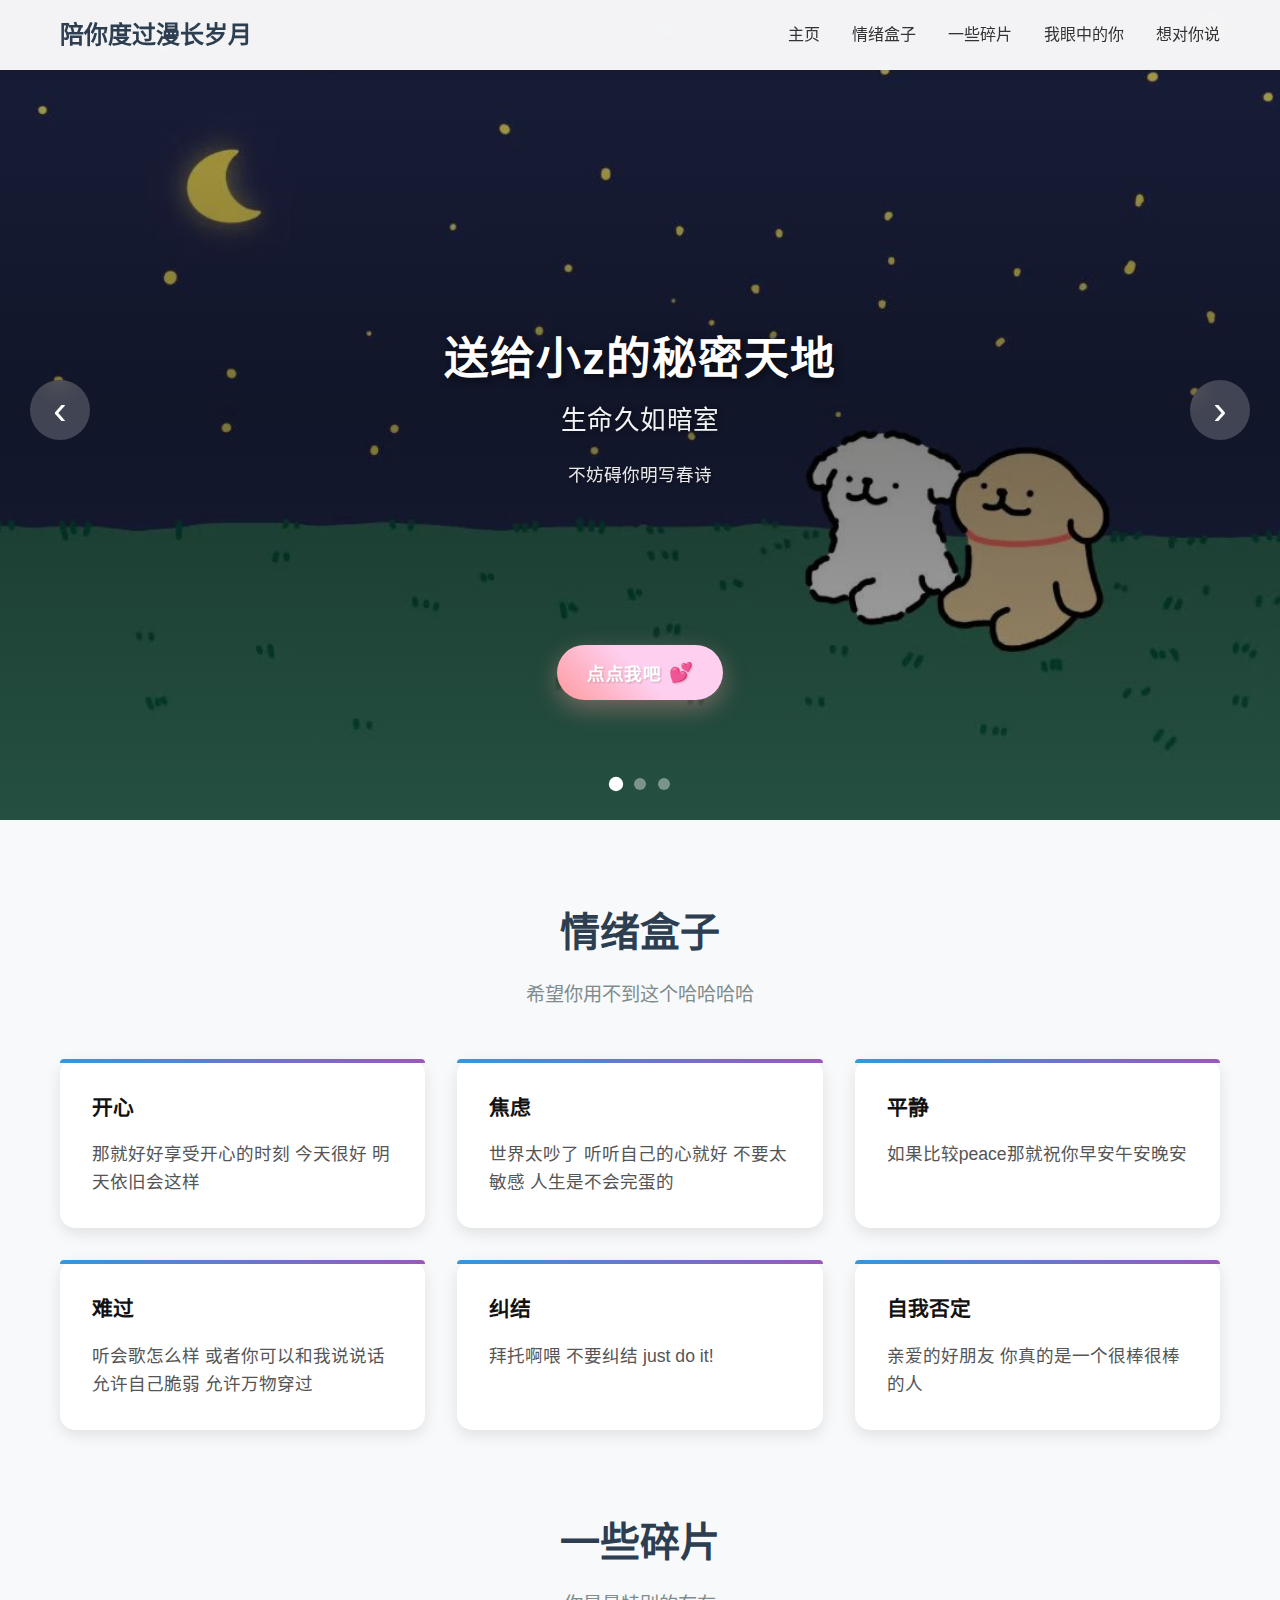
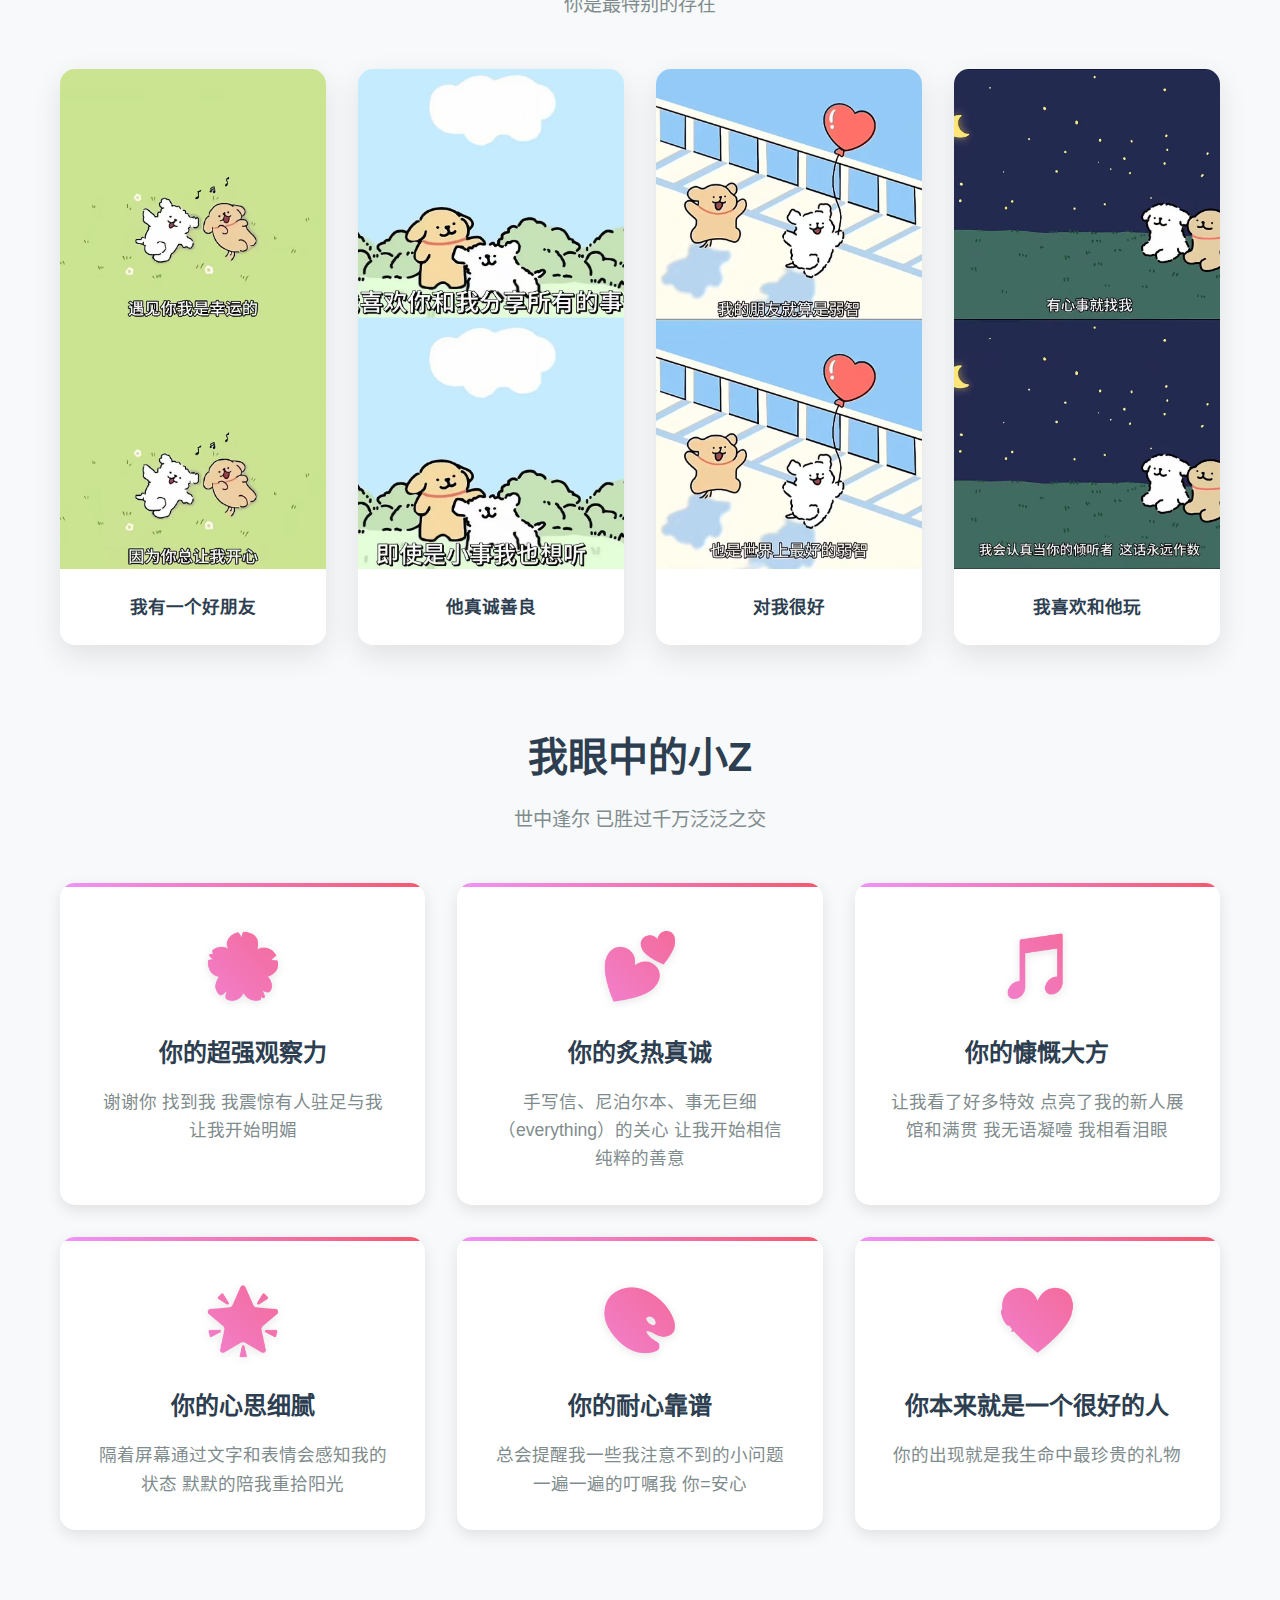
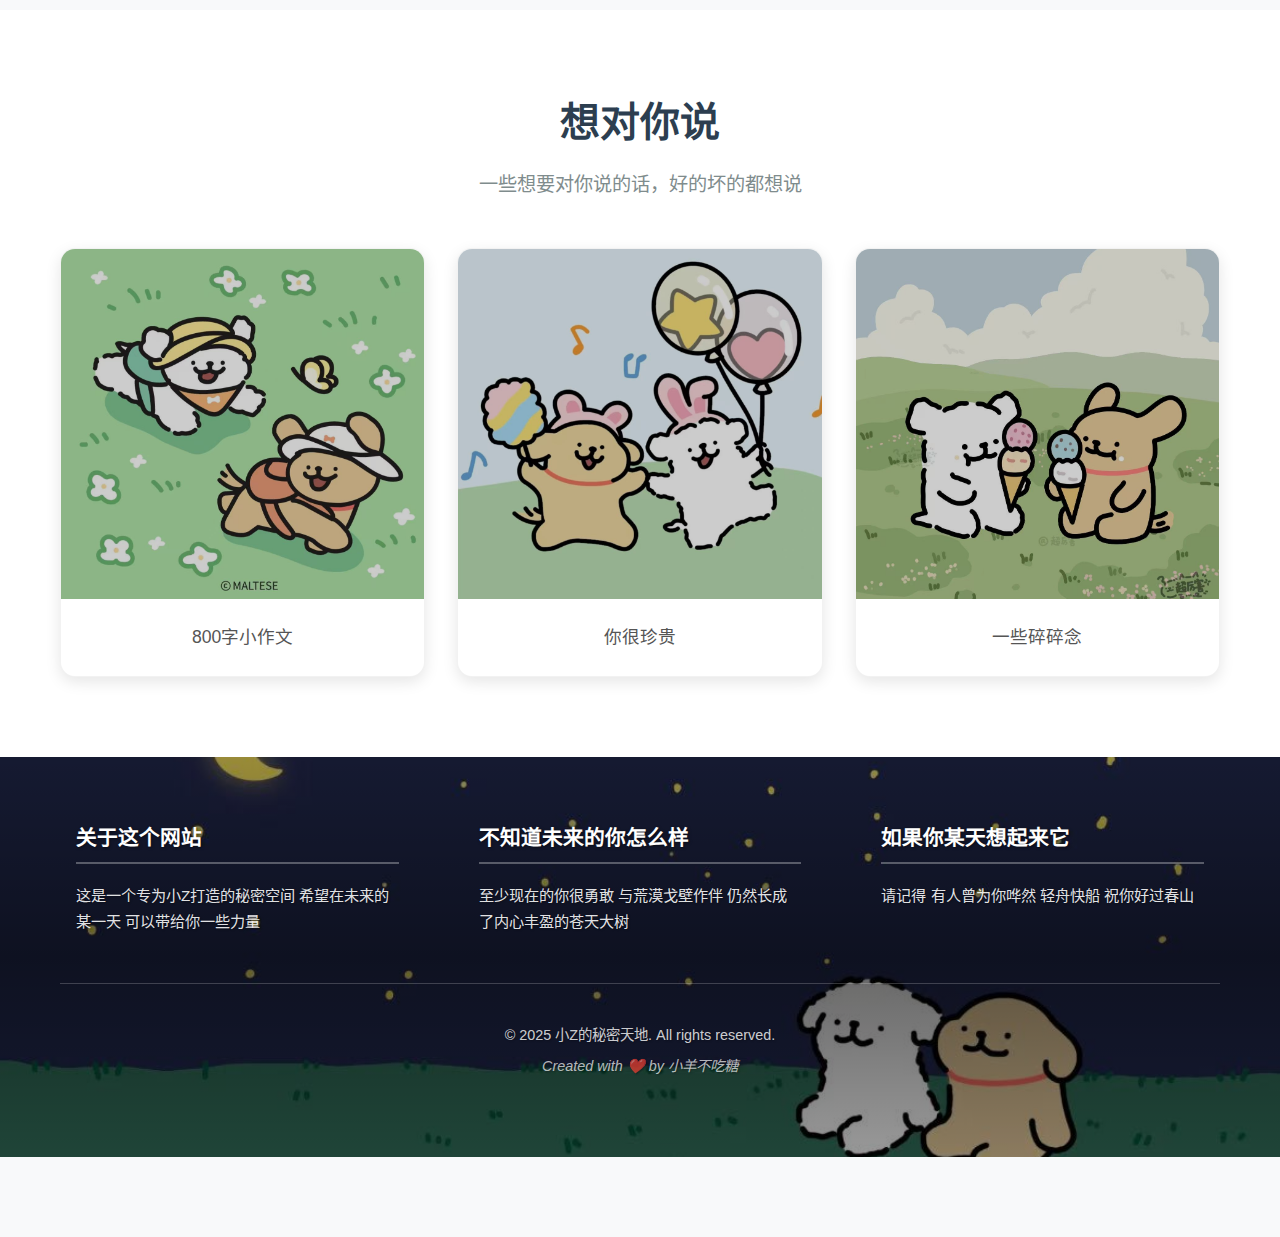
<file: index.html>
<!DOCTYPE html>
<html lang="zh-CN">

<head>
    <meta charset="UTF-8">
    <meta name="viewport" content="width=device-width, initial-scale=1.0">
    <title>独属小Z的秘密天地</title>
    <meta name="description" content="独属小Z的秘密天地">
    <meta name="keywords" content="独属小Z的秘密天地，可编辑网站">
    <meta name="author" content="Your Name">

    <!-- Open Graph / Facebook -->
    <meta property="og:type" content="website">
    <meta property="og:url" content="https://yourusername.github.io/your-repo-name/">
    <meta property="og:title" content="独属小Z的秘密天地">
    <meta property="og:description" content="独属小Z的秘密天地">

    <!-- Twitter -->
    <meta property="twitter:card" content="summary_large_image">
    <meta property="twitter:url" content="https://yourusername.github.io/your-repo-name/">
    <meta property="twitter:title" content="独属小Z的秘密天地">
    <meta property="twitter:description" content="独属小Z的秘密天地">

    <!-- Favicon -->
    <link rel="icon" type="image/x-icon"
        href="data:image/svg+xml,<svg xmlns='http://www.w3.org/2000/svg' viewBox='0 0 100 100'><text y='.9em' font-size='90'>🎂</text></svg>">

    <link rel="stylesheet" href="css/style.css">
    <link rel="stylesheet" href="css/editor.css">
    <link rel="stylesheet" href="css/images.css">
</head>

<body>
    <!-- 导航栏 -->
    <nav class="navbar">
        <div class="nav-container">
            <div class="nav-brand editable-text" data-key="nav-brand">独属小Z的秘密天地</div>
            <ul class="nav-menu">
                <li><a href="#home" class="editable-text" data-key="nav-home">主页</a></li>
                <li><a href="#about" class="editable-text" data-key="nav-about">有关于你</a></li>
                <li><a href="#beauty" class="editable-text" data-key="nav-beauty">一些碎片</a></li>
                <li><a href="#future" class="editable-text" data-key="nav-future">我眼中的你</a></li>
                <li><a href="#message" class="editable-text" data-key="nav-message">想对你说</a></li>
            </ul>
        </div>
    </nav>

    <!-- 首页Hero轮播图区域 -->
    <section id="home" class="hero-carousel-section">
        <div class="hero-carousel-container">
            <div class="hero-carousel-slides">
                <div class="hero-slide active">
                    <div class="hero-slide-bg editable-image" data-key="hero-slide-1-bg">
                        <div class="image-upload-hint">点击上传背景图片</div>
                    </div>
                    <div class="hero-slide-overlay"></div>
                    <div class="hero-slide-content">
                        <h1 class="hero-slide-title editable-text" data-key="hero-slide-1-title">每一段相遇都是人生的奇遇</h1>
                        <h2 class="hero-slide-subtitle editable-text" data-key="hero-slide-1-subtitle">遇见你</h2>
                        <p class="hero-slide-description editable-text" data-key="hero-slide-1-description">我很开心</p>

                    </div>
                </div>
                <div class="hero-slide">
                    <div class="hero-slide-bg editable-image" data-key="hero-slide-2-bg">
                        <div class="image-upload-hint">点击上传背景图片</div>
                    </div>
                    <div class="hero-slide-overlay"></div>
                    <div class="hero-slide-content">
                        <h1 class="hero-slide-title editable-text" data-key="hero-slide-2-title">小羊不希望你想太多</h1>
                        <h2 class="hero-slide-subtitle editable-text" data-key="hero-slide-2-subtitle">希望你可以无所畏惧的发疯</h2>
                        <p class="hero-slide-description editable-text" data-key="hero-slide-2-description">
                            天天开心<br>然后睡个好觉</p>

                    </div>
                </div>
                <div class="hero-slide">
                    <div class="hero-slide-bg editable-image" data-key="hero-slide-3-bg">
                        <div class="image-upload-hint">点击上传背景图片</div>
                    </div>
                    <div class="hero-slide-overlay"></div>
                    <div class="hero-slide-content">
                        <h1 class="hero-slide-title editable-text" data-key="hero-slide-3-title">送给小Z的秘密天地</h1>
                        <h2 class="hero-slide-subtitle editable-text" data-key="hero-slide-3-subtitle">生命久如暗室</h2>
                        <p class="hero-slide-description editable-text" data-key="hero-slide-3-description">不妨碍你明写春诗</p>

                    </div>
                </div>

            </div>

            <!-- 轮播图控制 -->
            <button class="hero-carousel-prev">‹</button>
            <button class="hero-carousel-next">›</button>

            <!-- 轮播图指示器 -->
            <div class="hero-carousel-indicators">
                <span class="indicator active" data-slide="0"></span>
                <span class="indicator" data-slide="1"></span>
                <span class="indicator" data-slide="2"></span>
            </div>

            <!-- 可爱的粉色按钮 -->
            <div class="hero-button-container">
                <button class="hero-cute-button" onclick="scrollToAbout()">
                    <span class="button-text">点点我吧</span>
                    <span class="button-heart">💕</span>
                </button>
            </div>
        </div>
    </section>



    <!-- 关于我们 -->
    <section id="about" class="about-section">
        <div class="container">
            <h2 class="section-title editable-text" data-key="about-title">情绪盒子</h2>
            <p class="section-description editable-text" data-key="about-description">希望你用不到这个哈哈哈哈</p>

            <div class="timeline">
                <div class="timeline-item">
                    <div class="timeline-year editable-text" data-key="timeline-1-year">开心</div>
                    <div class="timeline-content editable-text" data-key="timeline-1-content">那就好好享受开心的时刻 今天很好 明天依旧会这样
                    </div>
                </div>
                <div class="timeline-item">
                    <div class="timeline-year editable-text" data-key="timeline-2-year">焦虑</div>
                    <div class="timeline-content editable-text" data-key="timeline-2-content">世界太吵了 听听自己的心就好 不要太敏感
                        人生是不会完蛋的</div>
                </div>
                <div class="timeline-item">
                    <div class="timeline-year editable-text" data-key="timeline-3-year">平静</div>
                    <div class="timeline-content editable-text" data-key="timeline-3-content">如果比较peace那就祝你早安午安晚安 </div>
                </div>
                <div class="timeline-item">
                    <div class="timeline-year editable-text" data-key="timeline-4-year">难过</div>
                    <div class="timeline-content editable-text" data-key="timeline-4-content">听会歌怎么样 或者你可以和我说说话 允许自己脆弱
                        允许万物穿过</div>
                </div>
                <div class="timeline-item">
                    <div class="timeline-year editable-text" data-key="timeline-5-year">纠结</div>
                    <div class="timeline-content editable-text" data-key="timeline-5-content">拜托啊喂 不要纠结 just do it!
                    </div>
                </div>
                <div class="timeline-item">
                    <div class="timeline-year editable-text" data-key="timeline-6-year">自我否定</div>
                    <div class="timeline-content editable-text" data-key="timeline-6-content">亲爱的好朋友 你要相信你真的是一个很棒很棒的人
                    </div>
                </div>
            </div>
        </div>
    </section>

    <!-- 怎么能这么漂亮 -->
    <section id="beauty" class="beauty-section">
        <div class="container">
            <h2 class="section-title editable-text" data-key="beauty-title">一些碎片</h2>
            <p class="section-description editable-text" data-key="beauty-description">你是最特别的存在</p>

            <div class="beauty-gallery">
                <div class="beauty-item">
                    <div class="beauty-image editable-image" data-key="beauty-1-image">
                        <div class="image-upload-hint">点击上传图片</div>
                    </div>
                    <div class="beauty-caption editable-text" data-key="beauty-1-caption">我有一个好朋友</div>
                </div>
                <div class="beauty-item">
                    <div class="beauty-image editable-image" data-key="beauty-2-image">
                        <div class="image-upload-hint">点击上传图片</div>
                    </div>
                    <div class="beauty-caption editable-text" data-key="beauty-2-caption">他真诚善良</div>
                </div>
                <div class="beauty-item">
                    <div class="beauty-image editable-image" data-key="beauty-3-image">
                        <div class="image-upload-hint">点击上传图片</div>
                    </div>
                    <div class="beauty-caption editable-text" data-key="beauty-3-caption">对我很好</div>
                </div>
                <div class="beauty-item">
                    <div class="beauty-image editable-image" data-key="beauty-4-image">
                        <div class="image-upload-hint">点击上传图片</div>
                    </div>
                    <div class="beauty-caption editable-text" data-key="beauty-4-caption">我喜欢和他玩</div>
                </div>
            </div>
        </div>
    </section>

    <!-- 我眼中的你 -->
    <section id="future" class="future-section">
        <div class="container">
            <h2 class="section-title editable-text" data-key="future-title">我眼中的小Z</h2>
            <p class="section-description editable-text" data-key="future-description">世中逢尔 已胜过千万泛泛之交</p>

            <div class="future-grid">
                <div class="future-card">
                    <div class="future-icon">🌸</div>
                    <h3 class="future-card-title editable-text" data-key="future-1-title">你的超强观察力</h3>
                    <p class="future-card-content editable-text" data-key="future-1-content">谢谢你 找到我 我震惊有人驻足与我 让我开始明媚
                    </p>
                </div>
                <div class="future-card">
                    <div class="future-icon">💕</div>
                    <h3 class="future-card-title editable-text" data-key="future-2-title">你的炙热真诚</h3>
                    <p class="future-card-content editable-text" data-key="future-2-content">
                        手写信、尼泊尔本、事无巨细（everything）的关心 让我开始相信纯粹的善意</p>
                </div>
                <div class="future-card">
                    <div class="future-icon">🎵</div>
                    <h3 class="future-card-title editable-text" data-key="future-3-title">你的慷慨大方</h3>
                    <p class="future-card-content editable-text" data-key="future-3-content">让我看了好多特效 点亮了我的新人展馆和满贯 我无语凝噎
                        我相看泪眼</p>
                </div>
                <div class="future-card">
                    <div class="future-icon">🌟</div>
                    <h3 class="future-card-title editable-text" data-key="future-4-title">你的心思细腻</h3>
                    <p class="future-card-content editable-text" data-key="future-4-content">隔着屏幕通过文字和表情会感知我的状态
                        默默的陪我重拾阳光</p>
                </div>
                <div class="future-card">
                    <div class="future-icon">🎨</div>
                    <h3 class="future-card-title editable-text" data-key="future-5-title">你的耐心靠谱</h3>
                    <p class="future-card-content editable-text" data-key="future-5-content">总会提醒我一些我注意不到的小问题 一遍一遍的叮嘱我
                        你=安心</p>
                </div>
                <div class="future-card">
                    <div class="future-icon">💝</div>
                    <h3 class="future-card-title editable-text" data-key="future-6-title">你本来就是一个很好的人</h3>
                    <p class="future-card-content editable-text" data-key="future-6-content">你的出现就是我生命中最珍贵的礼物</p>
                </div>
            </div>
        </div>
    </section>

    <!-- 统计数据区域 -->
    <!-- <div class="image-upload-hint">点击上传背景图片</div> -->
    <!-- <section class="stats-section editable-image" data-key="stats-bg">

        <div class="container">
            <div class="stats-grid">
                <div class="stat-item">
                    <div class="stat-icon">❤️</div>
                    <div class="stat-number editable-text" data-key="stat-1-number">365</div>
                    <div class="stat-label editable-text" data-key="stat-1-label">相恋天数</div>
                </div>
                <div class="stat-item">
                    <div class="stat-icon">🎂</div>
                    <div class="stat-number editable-text" data-key="stat-2-number">23</div>
                    <div class="stat-label editable-text" data-key="stat-2-label">岁生日</div>
                </div>
                <div class="stat-item">
                    <div class="stat-icon">💕</div>
                    <div class="stat-number editable-text" data-key="stat-3-number">3</div>
                    <div class="stat-label editable-text" data-key="stat-3-label">次生日</div>
                </div>
                <div class="stat-item">
                    <div class="stat-icon">🌟</div>
                    <div class="stat-number editable-text" data-key="stat-4-number">1</div>
                    <div class="stat-label editable-text" data-key="stat-4-label">唯一的你</div>
                </div>
            </div>
        </div>
    </section> -->

    <!-- 想对你说 -->
    <section id="message" class="message-section">
        <div class="container">
            <h2 class="section-title editable-text" data-key="message-title">想对你说</h2>
            <p class="section-description editable-text" data-key="message-description">一些想要对你说的话，好的坏的都想说</p>

            <div class="message-cards">
                <div class="message-card">
                    <div class="message-image editable-image" data-key="message-1-image"></div>
                    <div class="message-content editable-text" data-key="message-1-content">800字小作文</div>
                </div>
                <div class="message-card">
                    <div class="message-image editable-image" data-key="message-2-image"></div>
                    <div class="message-content editable-text" data-key="message-2-content">你很珍贵</div>
                </div>
                <div class="message-card">
                    <div class="message-image editable-image" data-key="message-3-image"></div>
                    <div class="message-content editable-text" data-key="message-3-content">一些碎碎念</div>
                </div>
            </div>
        </div>
    </section>



    <!-- 底部信息 -->
    <footer class="footer editable-image" data-key="footer-bg">
        <div class="image-upload-hint">点击上传背景图片</div>
        <div class="footer-overlay"></div>
        <div class="container">
            <div class="footer-content">
                <div class="footer-section">
                    <h3 class="footer-title editable-text" data-key="footer-title-1">关于这个网站</h3>
                    <p class="footer-text editable-text" data-key="footer-content-1">这是一个专为小Z打造的秘密空间 希望在未来的某一天 可以带给你一些力量
                    </p>
                </div>
                <div class="footer-section">
                    <h3 class="footer-title editable-text" data-key="footer-title-2">不知道未来的你怎么样</h3>
                    <p class="footer-text editable-text" data-key="footer-content-2">至少现在的你很勇敢 与荒漠戈壁作伴 仍然长成了内心丰盈的苍天大树
                    </p>
                </div>
                <div class="footer-section">
                    <h3 class="footer-title editable-text" data-key="footer-title-3">如果你某天想起来它</h3>
                    <p class="footer-text editable-text" data-key="footer-content-3">请记得 有人曾为你哗然 轻舟快船 祝你好过春山</p>
                </div>
            </div>
            <div class="footer-bottom">
                <div class="footer-copyright">
                    <p class="editable-text" data-key="footer-copyright">© 2025 小Z的秘密天地. All rights reserved.</p>
                    <p class="footer-subtitle editable-text" data-key="footer-subtitle">Created with ❤️ by 小羊不吃糖</p>
                </div>
            </div>
        </div>
    </footer>

    <!-- 编辑工具栏 -->
    <!-- <div id="edit-toolbar" class="edit-toolbar">
        <button id="toggle-mode-btn" class="toolbar-btn mode-btn">✏️ 编辑模式</button>
        <button id="save-btn" class="toolbar-btn">💾 保存</button>
        <button id="reset-btn" class="toolbar-btn">🔄 重置</button>
        <button id="export-btn" class="toolbar-btn">📤 导出</button>
        <button id="config-export-btn" class="toolbar-btn">⚙️ 导出配置</button>
        <button id="toggle-toolbar-btn" class="toolbar-btn toggle-btn">⬇️</button>
    </div> -->

    <!-- 悬浮显示工具栏按钮 -->
    <!-- <div id="show-toolbar-btn" class="show-toolbar-btn" style="display: none;">
        <button class="floating-btn">⚙️</button>
    </div> -->



    <!-- 配置文件 - 必须最先加载 -->
    <script src="js/text-config.js"></script>
    <script src="js/config.js"></script>
    <!-- 内容加载器 - 在配置文件之后加载 -->
    <script src="js/content-loader.js"></script>
    <!-- 其他功能脚本 -->
    <script src="js/hero-carousel.js"></script>
    <script src="js/editor.js"></script>
    <script src="js/main.js"></script>
</body>

</html>
</file>
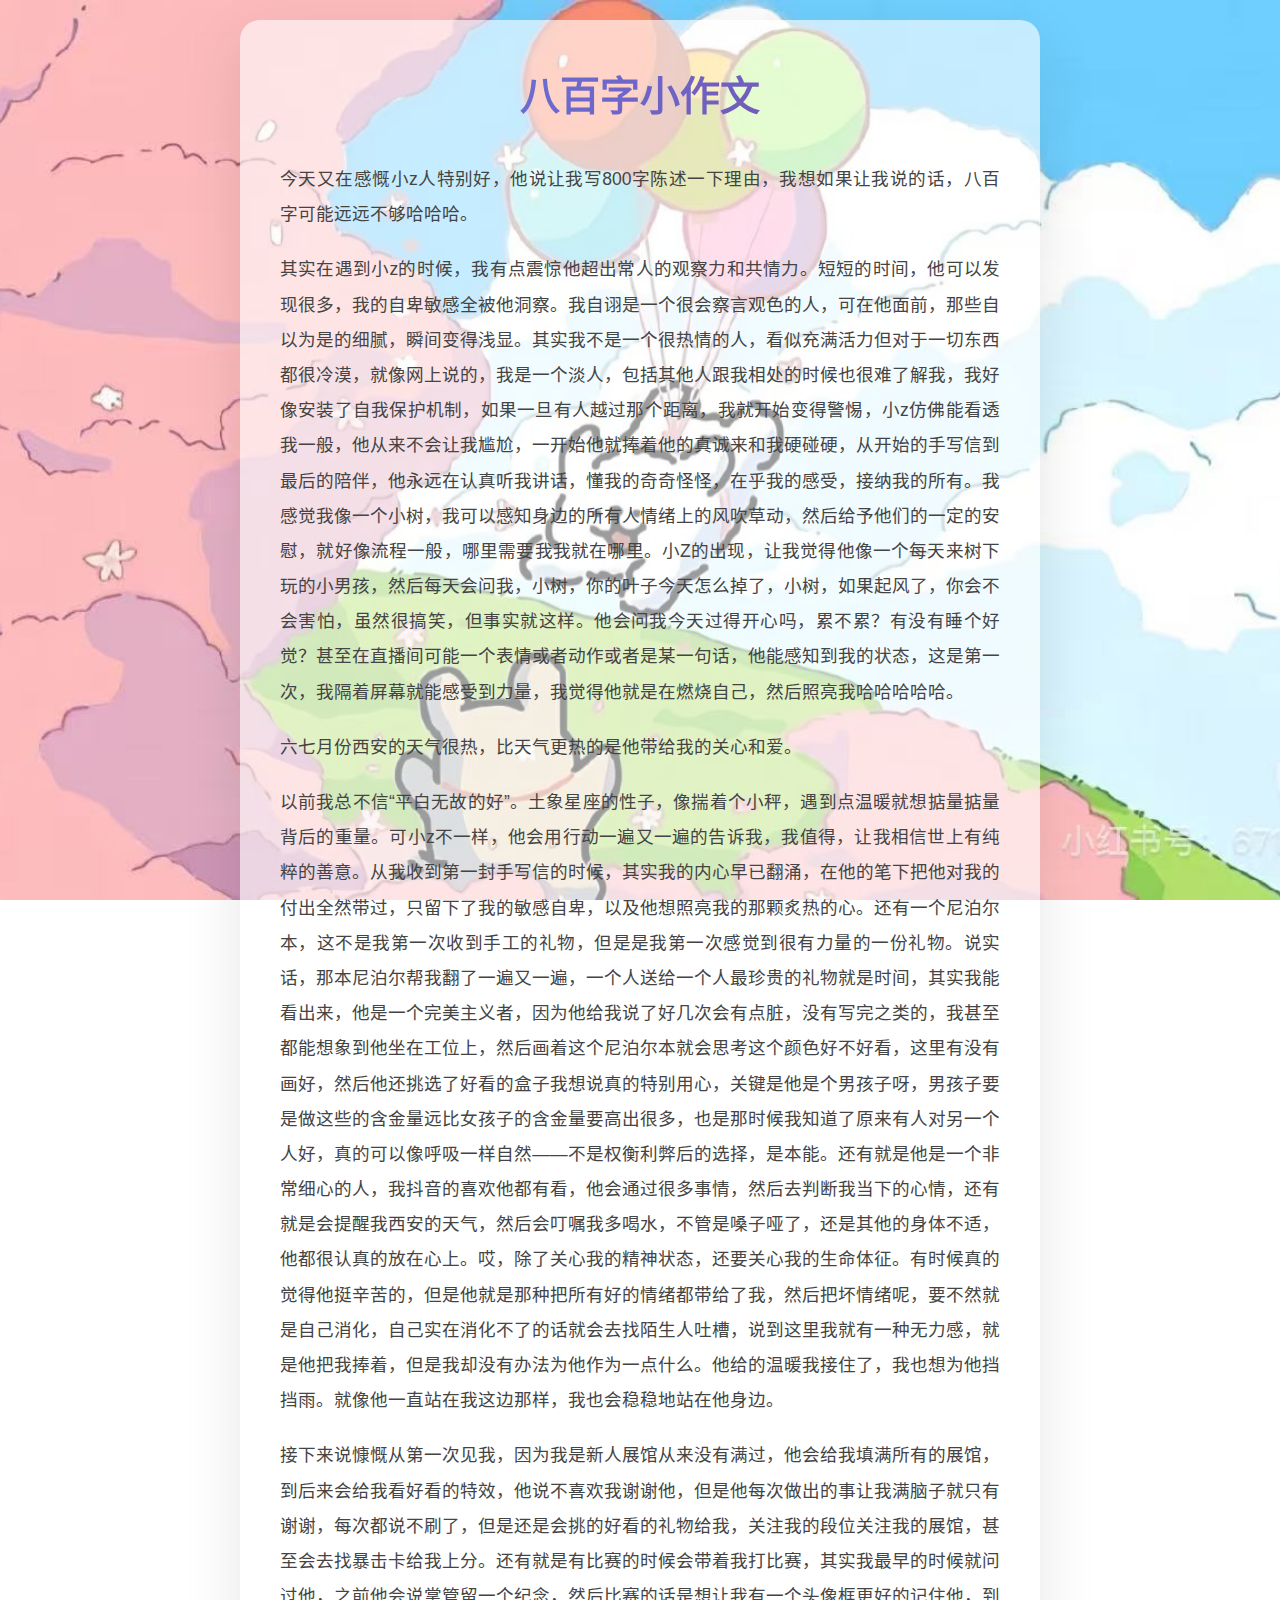
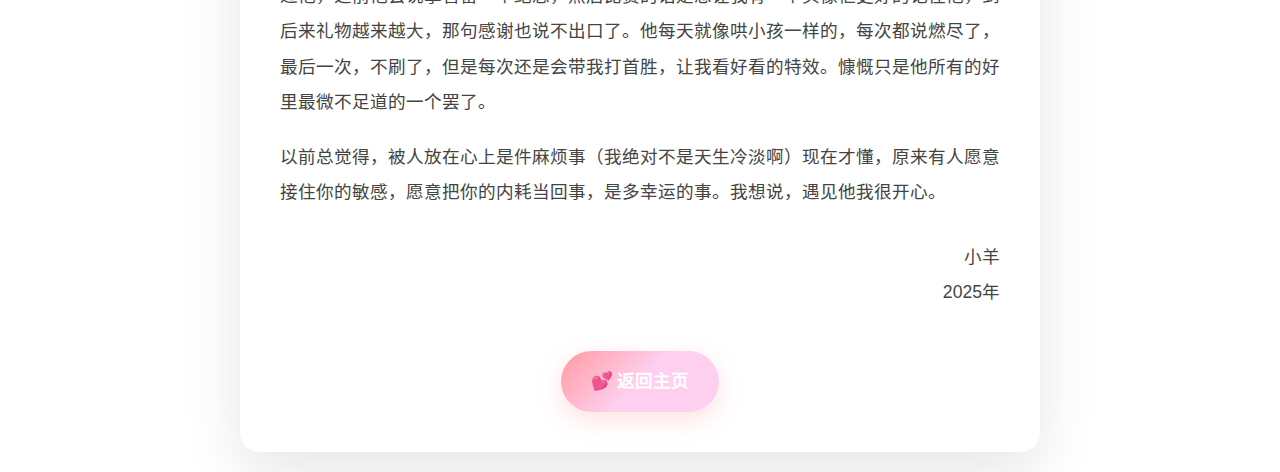
<file: message1.html>
<!DOCTYPE html>
<html lang="zh-CN">

<head>
    <meta charset="UTF-8">
    <meta name="viewport" content="width=device-width, initial-scale=1.0">
    <title>800字小作文 - 独属小Z的秘密天地</title>
    <meta name="description" content="给小Z的800字小作文">

    <!-- Favicon -->
    <link rel="icon" type="image/x-icon"
        href="data:image/svg+xml,<svg xmlns='http://www.w3.org/2000/svg' viewBox='0 0 100 100'><text y='.9em' font-size='90'>🎂</text></svg>">

    <style>
        * {
            margin: 0;
            padding: 0;
            box-sizing: border-box;
        }

        body {
            font-family: '楷体', 'KaiTi', 'Microsoft YaHei', Arial, sans-serif;
            line-height: 1.8;
            color: #333;
            background: url('images/talk/talk-1.jpg') center center/cover no-repeat fixed;
            min-height: 100vh;
            display: flex;
            align-items: center;
            justify-content: center;
            padding: 20px;
        }

        .message-container {
            background: rgba(255, 255, 255, 0.6);
            /* backdrop-filter: blur(5px); */
            border-radius: 20px;
            padding: 40px;
            max-width: 800px;
            width: 100%;
            box-shadow: 0 20px 60px rgba(0, 0, 0, 0.1);
            animation: fadeInUp 0.8s ease-out;
        }

        .message-title {
            font-size: 2.5rem;
            color: #2c3e50;
            text-align: center;
            margin-bottom: 30px;
            font-weight: bold;
            background: linear-gradient(135deg, #667eea 0%, #764ba2 100%);
            -webkit-background-clip: text;
            -webkit-text-fill-color: transparent;
            background-clip: text;
        }

        .message-content {
            font-size: 1.1rem;
            line-height: 2;
            color: #444;
            text-align: justify;
            margin-bottom: 40px;
        }

        .message-content p {
            margin-bottom: 20px;
        }

        .back-button {
            display: inline-block;
            background: linear-gradient(135deg, #ff9a9e 0%, #fecfef 50%, #fecfef 100%);
            color: white;
            padding: 15px 30px;
            border: none;
            border-radius: 50px;
            font-size: 1.1rem;
            font-weight: bold;
            text-decoration: none;
            cursor: pointer;
            transition: all 0.3s ease;
            box-shadow: 0 8px 25px rgba(255, 154, 158, 0.3);
            margin: 0 auto;
            display: block;
            text-align: center;
            width: fit-content;
        }

        .back-button:hover {
            transform: translateY(-3px);
            box-shadow: 0 12px 35px rgba(255, 154, 158, 0.4);
        }

        .back-button:active {
            transform: translateY(-1px);
        }

        @keyframes fadeInUp {
            from {
                opacity: 0;
                transform: translateY(30px);
            }

            to {
                opacity: 1;
                transform: translateY(0);
            }
        }

        /* 响应式设计 */
        @media (max-width: 768px) {
            .message-container {
                padding: 30px 20px;
                margin: 10px;
            }

            .message-title {
                font-size: 2rem;
                margin-bottom: 20px;
            }

            .message-content {
                font-size: 1rem;
                line-height: 1.8;
            }

            .back-button {
                padding: 12px 25px;
                font-size: 1rem;
            }
        }

        @media (max-width: 480px) {
            body {
                padding: 10px;
            }

            .message-container {
                padding: 25px 15px;
            }

            .message-title {
                font-size: 1.8rem;
            }

            .message-content {
                font-size: 0.95rem;
                text-indent: 1.5em;
            }
        }
    </style>
</head>

<body>
    <div class="message-container">
        <h1 class="message-title">八百字小作文</h1>
        <div class="message-content">
            <p>今天又在感慨小z人特别好，他说让我写800字陈述一下理由，我想如果让我说的话，八百字可能远远不够哈哈哈。
            </p>

            <p>其实在遇到小z的时候，我有点震惊他超出常人的观察力和共情力。短短的时间，他可以发现很多，我的自卑敏感全被他洞察。我自诩是一个很会察言观色的人，可在他面前，那些自以为是的细腻，瞬间变得浅显。其实我不是一个很热情的人，看似充满活力但对于一切东西都很冷漠，就像网上说的，我是一个淡人，包括其他人跟我相处的时候也很难了解我，我好像安装了自我保护机制，如果一旦有人越过那个距离，我就开始变得警惕，小z仿佛能看透我一般，他从来不会让我尴尬，一开始他就捧着他的真诚来和我硬碰硬，从开始的手写信到最后的陪伴，他永远在认真听我讲话，懂我的奇奇怪怪，在乎我的感受，接纳我的所有。我感觉我像一个小树，我可以感知身边的所有人情绪上的风吹草动，然后给予他们的一定的安慰，就好像流程一般，哪里需要我我就在哪里。小Z的出现，让我觉得他像一个每天来树下玩的小男孩，然后每天会问我，小树，你的叶子今天怎么掉了，小树，如果起风了，你会不会害怕，虽然很搞笑，但事实就这样。他会问我今天过得开心吗，累不累？有没有睡个好觉？甚至在直播间可能一个表情或者动作或者是某一句话，他能感知到我的状态，这是第一次，我隔着屏幕就能感受到力量，我觉得他就是在燃烧自己，然后照亮我哈哈哈哈哈。</p>

            <p>六七月份西安的天气很热，比天气更热的是他带给我的关心和爱。</p>

            <p>以前我总不信“平白无故的好”。土象星座的性子，像揣着个小秤，遇到点温暖就想掂量掂量背后的重量。可小z不一样，他会用行动一遍又一遍的告诉我，我值得，让我相信世上有纯粹的善意。从我收到第一封手写信的时候，其实我的内心早已翻涌，在他的笔下把他对我的付出全然带过，只留下了我的敏感自卑，以及他想照亮我的那颗炙热的心。还有一个尼泊尔本，这不是我第一次收到手工的礼物，但是是我第一次感觉到很有力量的一份礼物。说实话，那本尼泊尔帮我翻了一遍又一遍，一个人送给一个人最珍贵的礼物就是时间，其实我能看出来，他是一个完美主义者，因为他给我说了好几次会有点脏，没有写完之类的，我甚至都能想象到他坐在工位上，然后画着这个尼泊尔本就会思考这个颜色好不好看，这里有没有画好，然后他还挑选了好看的盒子我想说真的特别用心，关键是他是个男孩子呀，男孩子要是做这些的含金量远比女孩子的含金量要高出很多，也是那时候我知道了原来有人对另一个人好，真的可以像呼吸一样自然——不是权衡利弊后的选择，是本能。还有就是他是一个非常细心的人，我抖音的喜欢他都有看，他会通过很多事情，然后去判断我当下的心情，还有就是会提醒我西安的天气，然后会叮嘱我多喝水，不管是嗓子哑了，还是其他的身体不适，他都很认真的放在心上。哎，除了关心我的精神状态，还要关心我的生命体征。有时候真的觉得他挺辛苦的，但是他就是那种把所有好的情绪都带给了我，然后把坏情绪呢，要不然就是自己消化，自己实在消化不了的话就会去找陌生人吐槽，说到这里我就有一种无力感，就是他把我捧着，但是我却没有办法为他作为一点什么。他给的温暖我接住了，我也想为他挡挡雨。就像他一直站在我这边那样，我也会稳稳地站在他身边。</p>

            <p>接下来说慷慨从第一次见我，因为我是新人展馆从来没有满过，他会给我填满所有的展馆，到后来会给我看好看的特效，他说不喜欢我谢谢他，但是他每次做出的事让我满脑子就只有谢谢，每次都说不刷了，但是还是会挑的好看的礼物给我，关注我的段位关注我的展馆，甚至会去找暴击卡给我上分。还有就是有比赛的时候会带着我打比赛，其实我最早的时候就问过他，之前他会说掌管留一个纪念，然后比赛的话是想让我有一个头像框更好的记住他，到后来礼物越来越大，那句感谢也说不出口了。他每天就像哄小孩一样的，每次都说燃尽了，最后一次，不刷了，但是每次还是会带我打首胜，让我看好看的特效。慷慨只是他所有的好里最微不足道的一个罢了。</p>
            
            <p>以前总觉得，被人放在心上是件麻烦事（我绝对不是天生冷淡啊）现在才懂，原来有人愿意接住你的敏感，愿意把你的内耗当回事，是多幸运的事。我想说，遇见他我很开心。</p>
           
            <p style="text-align: right; margin-top: 30px;">小羊<br>2025年</p>
        </div>

        <a href="index.html#message" class="back-button">💕 返回主页</a>
    </div>
</body>

</html>
</file>
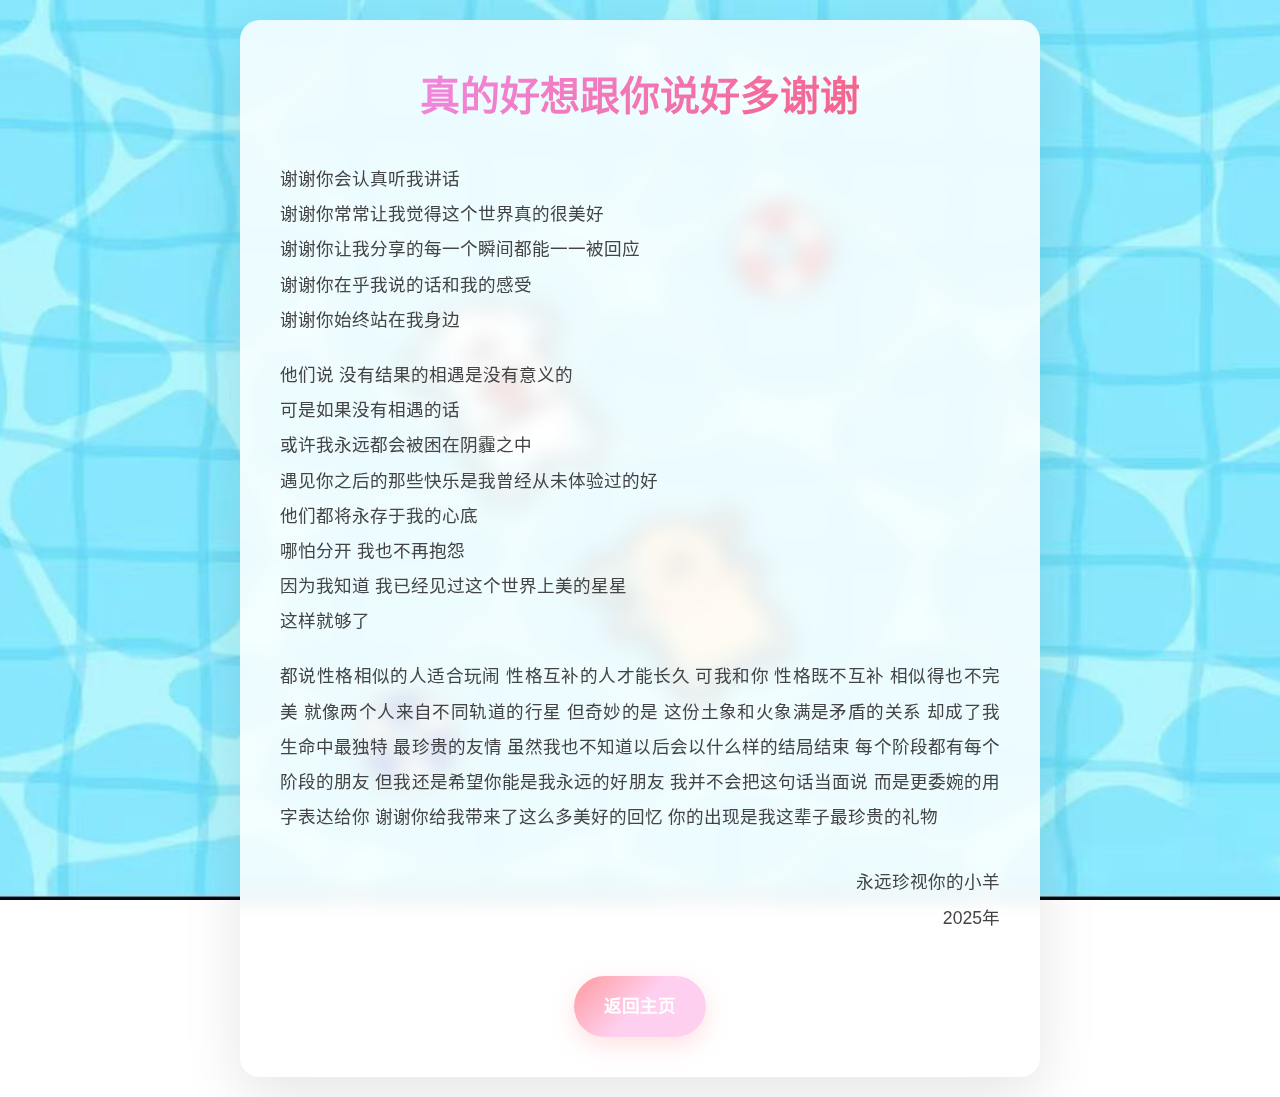
<file: message2.html>
<!DOCTYPE html>
<html lang="zh-CN">

<head>
    <meta charset="UTF-8">
    <meta name="viewport" content="width=device-width, initial-scale=1.0">
    <title>你很珍贵 - 独属小Z的秘密天地</title>
    <meta name="description" content="告诉小Z你有多珍贵">

    <!-- Favicon -->
    <link rel="icon" type="image/x-icon"
        href="data:image/svg+xml,<svg xmlns='http://www.w3.org/2000/svg' viewBox='0 0 100 100'><text y='.9em' font-size='90'>🎂</text></svg>">

    <style>
        * {
            margin: 0;
            padding: 0;
            box-sizing: border-box;
        }

        body {
            font-family: '楷体', 'KaiTi', 'Microsoft YaHei', Arial, sans-serif;
            line-height: 1.8;
            color: #333;
            background: url('images/talk/talk-2.jpg') center center/cover no-repeat fixed;
            min-height: 100vh;
            display: flex;
            align-items: center;
            justify-content: center;
            padding: 20px;
        }

        .message-container {
            background: rgba(255, 255, 255, 0.85);
            backdrop-filter: blur(10px);
            border-radius: 20px;
            padding: 40px;
            max-width: 800px;
            width: 100%;
            box-shadow: 0 20px 60px rgba(0, 0, 0, 0.1);
            animation: fadeInUp 0.8s ease-out;
        }

        .message-title {
            font-size: 2.5rem;
            color: #2c3e50;
            text-align: center;
            margin-bottom: 30px;
            font-weight: bold;
            background: linear-gradient(135deg, #f093fb 0%, #f5576c 100%);
            -webkit-background-clip: text;
            -webkit-text-fill-color: transparent;
            background-clip: text;
        }

        .message-content {
            font-size: 1.1rem;
            line-height: 2;
            color: #444;
            text-align: justify;
            margin-bottom: 40px;
        }

        .message-content p {
            margin-bottom: 20px;
        }

        .highlight {
            background: linear-gradient(135deg, #ffecd2 0%, #fcb69f 100%);
            padding: 2px 8px;
            border-radius: 5px;
            font-weight: bold;
        }

        .back-button {
            display: inline-block;
            background: linear-gradient(135deg, #ff9a9e 0%, #fecfef 50%, #fecfef 100%);
            color: white;
            padding: 15px 30px;
            border: none;
            border-radius: 50px;
            font-size: 1.1rem;
            font-weight: bold;
            text-decoration: none;
            cursor: pointer;
            transition: all 0.3s ease;
            box-shadow: 0 8px 25px rgba(255, 154, 158, 0.3);
            margin: 0 auto;
            display: block;
            text-align: center;
            width: fit-content;
        }

        .back-button:hover {
            transform: translateY(-3px);
            box-shadow: 0 12px 35px rgba(255, 154, 158, 0.4);
        }

        .back-button:active {
            transform: translateY(-1px);
        }

        @keyframes fadeInUp {
            from {
                opacity: 0;
                transform: translateY(30px);
            }

            to {
                opacity: 1;
                transform: translateY(0);
            }
        }

        /* 响应式设计 */
        @media (max-width: 768px) {
            .message-container {
                padding: 30px 20px;
                margin: 10px;
            }

            .message-title {
                font-size: 2rem;
                margin-bottom: 20px;
            }

            .message-content {
                font-size: 1rem;
                line-height: 1.8;
            }

            .back-button {
                padding: 12px 25px;
                font-size: 1rem;
            }
        }

        @media (max-width: 480px) {
            body {
                padding: 10px;
            }

            .message-container {
                padding: 25px 15px;
            }

            .message-title {
                font-size: 1.8rem;
            }

            .message-content {
                font-size: 0.95rem;
                text-indent: 1.5em;
            }
        }
    </style>
</head>

<body>
    <div class="message-container">
        <h1 class="message-title">真的好想跟你说好多谢谢</h1>
        <div class="message-content">
            <p> 谢谢你会认真听我讲话</span><br>
                谢谢你常常让我觉得这个世界真的很美好</span><br>
                谢谢你让我分享的每一个瞬间都能一一被回应</span><br>
                谢谢你在乎我说的话和我的感受</span><br>
                谢谢你始终站在我身边</span>
            </p>

            <p>他们说 没有结果的相遇是没有意义的<br>
                可是如果没有相遇的话<br>
                或许我永远都会被困在阴霾之中<br>
                遇见你之后的那些快乐是我曾经从未体验过的好<br>
                他们都将永存于我的心底<br>
                哪怕分开 我也不再抱怨<br>
                因为我知道 我已经见过这个世界上美的星星<br>
                这样就够了</p>

            <p>都说性格相似的人适合玩闹 性格互补的人才能长久 可我和你 性格既不互补 相似得也不完美 就像两个人来自不同轨道的行星  但奇妙的是 这份土象和火象满是矛盾的关系
                却成了我生命中最独特 最珍贵的友情 虽然我也不知道以后会以什么样的结局结束 每个阶段都有每个阶段的朋友 但我还是希望你能是我永远的好朋友 我并不会把这句话当面说 而是更委婉的用字表达给你
                谢谢你给我带来了这么多美好的回忆 你的出现是我这辈子最珍贵的礼物</p>

            <p style="text-align: right; margin-top: 30px;">永远珍视你的小羊<br>2025年</p>
        </div>

        <a href="index.html#message" class="back-button">返回主页</a>
    </div>
</body>

</html>
</file>
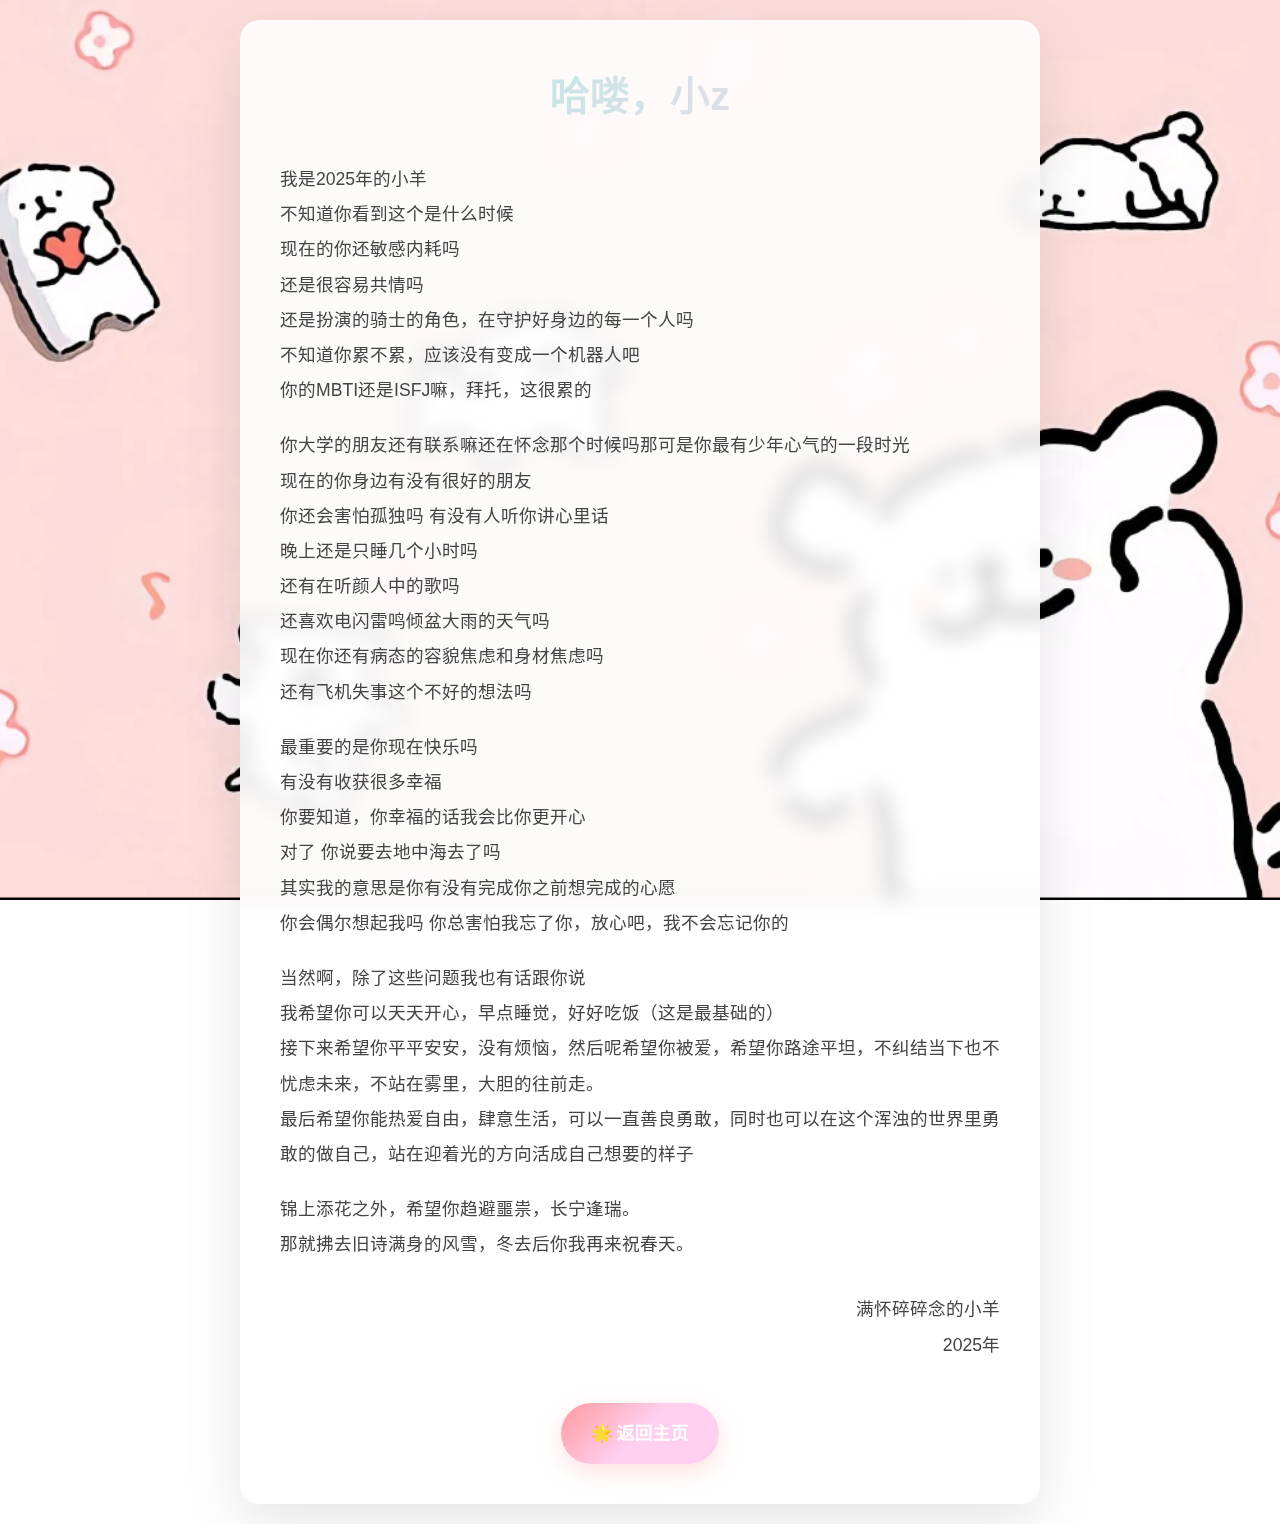
<file: message3.html>
<!DOCTYPE html>
<html lang="zh-CN">

<head>
    <meta charset="UTF-8">
    <meta name="viewport" content="width=device-width, initial-scale=1.0">
    <title>一些碎碎念 - 独属小Z的秘密天地</title>
    <meta name="description" content="给小Z的一些碎碎念">

    <!-- Favicon -->
    <link rel="icon" type="image/x-icon"
        href="data:image/svg+xml,<svg xmlns='http://www.w3.org/2000/svg' viewBox='0 0 100 100'><text y='.9em' font-size='90'>🎂</text></svg>">

    <style>
        * {
            margin: 0;
            padding: 0;
            box-sizing: border-box;
        }

        body {
            font-family: '楷体', 'KaiTi', 'Microsoft YaHei', Arial, sans-serif;
            line-height: 1.8;
            color: #333;
            background: url('images/talk/talk-3.jpg') center center/cover no-repeat fixed;
            min-height: 100vh;
            display: flex;
            align-items: center;
            justify-content: center;
            padding: 20px;
        }

        .message-container {
            background: rgba(255, 255, 255, 0.85);
            backdrop-filter: blur(10px);
            border-radius: 20px;
            padding: 40px;
            max-width: 800px;
            width: 100%;
            box-shadow: 0 20px 60px rgba(0, 0, 0, 0.1);
            animation: fadeInUp 0.8s ease-out;
        }

        .message-title {
            font-size: 2.5rem;
            color: #2c3e50;
            text-align: center;
            margin-bottom: 30px;
            font-weight: bold;
            background: linear-gradient(135deg, #a8edea 0%, #fed6e3 100%);
            -webkit-background-clip: text;
            -webkit-text-fill-color: transparent;
            background-clip: text;
        }

        .message-content {
            font-size: 1.1rem;
            line-height: 2;
            color: #444;
            text-align: justify;
            margin-bottom: 40px;
        }

        .message-content p {
            margin-bottom: 20px;
        }

        .thought-item {
            background: rgba(255, 255, 255, 0.3);
            border-left: 4px solid #ff9a9e;
            padding: 15px 20px;
            margin: 20px 0;
            border-radius: 0 10px 10px 0;
            font-style: italic;
        }

        .emoji {
            font-size: 1.2em;
            margin-right: 8px;
        }

        .back-button {
            display: inline-block;
            background: linear-gradient(135deg, #ff9a9e 0%, #fecfef 50%, #fecfef 100%);
            color: white;
            padding: 15px 30px;
            border: none;
            border-radius: 50px;
            font-size: 1.1rem;
            font-weight: bold;
            text-decoration: none;
            cursor: pointer;
            transition: all 0.3s ease;
            box-shadow: 0 8px 25px rgba(255, 154, 158, 0.3);
            margin: 0 auto;
            display: block;
            text-align: center;
            width: fit-content;
        }

        .back-button:hover {
            transform: translateY(-3px);
            box-shadow: 0 12px 35px rgba(255, 154, 158, 0.4);
        }

        .back-button:active {
            transform: translateY(-1px);
        }

        @keyframes fadeInUp {
            from {
                opacity: 0;
                transform: translateY(30px);
            }

            to {
                opacity: 1;
                transform: translateY(0);
            }
        }

        /* 响应式设计 */
        @media (max-width: 768px) {
            .message-container {
                padding: 30px 20px;
                margin: 10px;
            }

            .message-title {
                font-size: 2rem;
                margin-bottom: 20px;
            }

            .message-content {
                font-size: 1rem;
                line-height: 1.8;
            }

            .thought-item {
                padding: 12px 15px;
                margin: 15px 0;
            }

            .back-button {
                padding: 12px 25px;
                font-size: 1rem;
            }
        }

        @media (max-width: 480px) {
            body {
                padding: 10px;
            }

            .message-container {
                padding: 25px 15px;
            }

            .message-title {
                font-size: 1.8rem;
            }

            .message-content {
                font-size: 0.95rem;
            }
        }
    </style>
</head>

<body>
    <div class="message-container">
        <h1 class="message-title">哈喽，小z</h1>
        <div class="message-content">
            <p>我是2025年的小羊<br>
                不知道你看到这个是什么时候<br>
                现在的你还敏感内耗吗<br>
                还是很容易共情吗<br>
                还是扮演的骑士的角色，在守护好身边的每一个人吗<br>
                不知道你累不累，应该没有变成一个机器人吧<br>
                你的MBTI还是ISFJ嘛，拜托，这很累的</p>

            <p>你大学的朋友还有联系嘛还在怀念那个时候吗那可是你最有少年心气的一段时光<br>
                现在的你身边有没有很好的朋友<br>
                你还会害怕孤独吗 有没有人听你讲心里话<br>
                晚上还是只睡几个小时吗<br>
                还有在听颜人中的歌吗<br>
                还喜欢电闪雷鸣倾盆大雨的天气吗<br>
                现在你还有病态的容貌焦虑和身材焦虑吗<br>
                还有飞机失事这个不好的想法吗</p>

            <p>最重要的是你现在快乐吗<br>
                有没有收获很多幸福<br>
                你要知道，你幸福的话我会比你更开心<br>
                对了 你说要去地中海去了吗<br>
                其实我的意思是你有没有完成你之前想完成的心愿<br>
                你会偶尔想起我吗 你总害怕我忘了你，放心吧，我不会忘记你的</p>

            <p>当然啊，除了这些问题我也有话跟你说<br>
                我希望你可以天天开心，早点睡觉，好好吃饭（这是最基础的）<br>
                接下来希望你平平安安，没有烦恼，然后呢希望你被爱，希望你路途平坦，不纠结当下也不忧虑未来，不站在雾里，大胆的往前走。<br>
                最后希望你能热爱自由，肆意生活，可以一直善良勇敢，同时也可以在这个浑浊的世界里勇敢的做自己，站在迎着光的方向活成自己想要的样子</p>

            <p> 锦上添花之外，希望你趋避噩祟，长宁逢瑞。<br>
                那就拂去旧诗满身的风雪，冬去后你我再来祝春天。</p>

            <p style="text-align: right; margin-top: 30px;">满怀碎碎念的小羊<br>2025年</p>
        </div>

        <a href="index.html#message" class="back-button">🌟 返回主页</a>
    </div>
</body>

</html>
</file>
<file: css/style.css>
/* 基础样式重置 */
* {
    margin: 0;
    padding: 0;
    box-sizing: border-box;
}

body {
    font-family: 'Microsoft YaHei', Arial, sans-serif;
    line-height: 1.6;
    color: #333;
    background-color: #f8f9fa;
}

.container {
    max-width: 1200px;
    margin: 0 auto;
    padding: 0 20px;
}

/* 导航栏样式 */
.navbar {
    position: fixed;
    top: 0;
    width: 100%;
    background: rgba(255, 255, 255, 0.95);
    backdrop-filter: blur(10px);
    z-index: 1000;
    padding: 1rem 0;
    box-shadow: 0 2px 10px rgba(0, 0, 0, 0.1);
}

.nav-container {
    max-width: 1200px;
    margin: 0 auto;
    padding: 0 20px;
    display: flex;
    justify-content: space-between;
    align-items: center;
}

.nav-brand {
    font-size: 1.5rem;
    font-weight: bold;
    color: #2c3e50;
}

.nav-menu {
    display: flex;
    list-style: none;
    gap: 2rem;
}

.nav-menu a {
    text-decoration: none;
    color: #333;
    font-weight: 500;
    transition: color 0.3s ease;
}

.nav-menu a:hover {
    color: #ff9a9e;
}

/* Hero轮播图区域样式 */
.hero-carousel-section {
    height: 100vh;
    position: relative;
    overflow: hidden;
    margin-top: -80px;
    /* 抵消导航栏高度 */
    padding-top: 80px;
    /* 为导航栏留出空间 */
}

.hero-carousel-container {
    position: relative;
    width: 100%;
    height: 100%;
}

.hero-carousel-slides {
    position: relative;
    width: 100%;
    height: 100%;
}

.hero-slide {
    position: absolute;
    top: 0;
    left: 0;
    width: 100%;
    height: 100%;
    opacity: 0;
    transition: opacity 0.8s ease-in-out;
    display: flex;
    align-items: center;
    justify-content: center;
}

.hero-slide.active {
    opacity: 1;
}

.hero-slide-bg {
    position: absolute;
    top: 0;
    left: 0;
    width: 100%;
    height: 100%;
    background: linear-gradient(135deg, #667eea 0%, #764ba2 100%);
    background-size: cover;
    background-position: center;
    background-repeat: no-repeat;
}

.hero-slide-overlay {
    position: absolute;
    top: 0;
    left: 0;
    width: 100%;
    height: 100%;
    background: linear-gradient(to bottom,
            rgba(0, 0, 0, 0.3) 0%,
            rgba(0, 0, 0, 0.5) 50%,
            rgba(0, 0, 0, 0.3) 100%);
}

.hero-slide-content {
    position: absolute;
    top: 50%;
    left: 50%;
    transform: translate(-50%, -50%);
    z-index: 2;
    text-align: center;
    color: white;
    width: 90%;
    max-width: 600px;
}

.hero-slide-title {
    font-size: 2.8rem;
    font-weight: 600;
    margin-bottom: 0.8rem;
    text-shadow: 2px 2px 8px rgba(0, 0, 0, 0.7);
    line-height: 1.3;
    animation: slideInUp 0.8s ease-out;
    letter-spacing: 1px;
}

.hero-slide-subtitle {
    font-size: 1.6rem;
    font-weight: 400;
    margin-bottom: 1.2rem;
    text-shadow: 1px 1px 6px rgba(0, 0, 0, 0.7);
    opacity: 0.95;
    animation: slideInUp 0.8s ease-out 0.2s both;
    letter-spacing: 0.5px;
}

.hero-slide-description {
    font-size: 1.1rem;
    line-height: 1.8;
    margin-bottom: 0;
    text-shadow: 1px 1px 4px rgba(0, 0, 0, 0.7);
    opacity: 0.9;
    animation: slideInUp 0.8s ease-out 0.4s both;
    font-weight: 300;
}

.hero-slide-counter {
    position: absolute;
    top: 40px;
    right: 40px;
    background: rgba(0, 0, 0, 0.6);
    color: white;
    padding: 10px 18px;
    border-radius: 25px;
    font-size: 0.95rem;
    font-weight: 500;
    backdrop-filter: blur(15px);
    border: 1px solid rgba(255, 255, 255, 0.2);
    z-index: 3;
}

/* 轮播图控制按钮 */
.hero-carousel-prev,
.hero-carousel-next {
    position: absolute;
    top: 50%;
    transform: translateY(-50%);
    background: rgba(255, 255, 255, 0.2);
    border: none;
    color: white;
    font-size: 2.5rem;
    width: 60px;
    height: 60px;
    border-radius: 50%;
    cursor: pointer;
    transition: all 0.3s ease;
    backdrop-filter: blur(10px);
    z-index: 3;
    display: flex;
    align-items: center;
    justify-content: center;
}

.hero-carousel-prev:hover,
.hero-carousel-next:hover {
    background: rgba(255, 255, 255, 0.3);
    transform: translateY(-50%) scale(1.1);
}

.hero-carousel-prev {
    left: 30px;
}

.hero-carousel-next {
    right: 30px;
}

/* 轮播图指示器 */
.hero-carousel-indicators {
    position: absolute;
    bottom: 30px;
    left: 50%;
    transform: translateX(-50%);
    display: flex;
    gap: 12px;
    z-index: 3;
}

/* 可爱的粉色按钮 */
.hero-button-container {
    position: absolute;
    bottom: 120px;
    left: 50%;
    transform: translateX(-50%);
    z-index: 4;
}

.hero-cute-button {
    background: linear-gradient(45deg, #ff9a9e 0%, #fecfef 50%, #fecfef 100%);
    border: none;
    border-radius: 50px;
    padding: 15px 30px;
    font-size: 1.1rem;
    font-weight: 600;
    color: white;
    cursor: pointer;
    box-shadow: 0 8px 25px rgba(255, 154, 158, 0.4);
    transition: all 0.3s ease;
    display: flex;
    align-items: center;
    gap: 8px;
    text-shadow: 1px 1px 2px rgba(0, 0, 0, 0.2);
    position: relative;
    overflow: hidden;
}

.hero-cute-button::before {
    content: '';
    position: absolute;
    top: 0;
    left: -100%;
    width: 100%;
    height: 100%;
    background: linear-gradient(90deg, transparent, rgba(255, 255, 255, 0.3), transparent);
    transition: left 0.5s ease;
}

.hero-cute-button:hover::before {
    left: 100%;
}

.hero-cute-button:hover {
    transform: translateY(-3px) scale(1.05);
    box-shadow: 0 12px 35px rgba(255, 154, 158, 0.6);
    background: linear-gradient(45deg, #ff8a95 0%, #fec5e5 50%, #fec5e5 100%);
}

.hero-cute-button:active {
    transform: translateY(-1px) scale(1.02);
    box-shadow: 0 6px 20px rgba(255, 154, 158, 0.5);
}

.button-text {
    font-family: 'Microsoft YaHei', Arial, sans-serif;
    letter-spacing: 0.5px;
}

.button-heart {
    font-size: 1.2rem;
    animation: heartbeat 1.5s ease-in-out infinite;
}

@keyframes heartbeat {

    0%,
    100% {
        transform: scale(1);
    }

    50% {
        transform: scale(1.2);
    }
}

.indicator {
    width: 12px;
    height: 12px;
    border-radius: 50%;
    background: rgba(255, 255, 255, 0.4);
    cursor: pointer;
    transition: all 0.3s ease;
}

.indicator.active,
.indicator:hover {
    background: white;
    transform: scale(1.2);
}

/* 不同幻灯片的背景色 */
.hero-slide:nth-child(1) .hero-slide-bg {
    background: linear-gradient(135deg, #667eea 0%, #764ba2 100%);
}

.hero-slide:nth-child(2) .hero-slide-bg {
    background: linear-gradient(135deg, #ff9a9e 0%, #fecfef 100%);
}

.hero-slide:nth-child(3) .hero-slide-bg {
    background: linear-gradient(135deg, #a8edea 0%, #fed6e3 100%);
}

.hero-slide:nth-child(4) .hero-slide-bg {
    background: linear-gradient(135deg, #ffecd2 0%, #fcb69f 100%);
}

.hero-slide:nth-child(5) .hero-slide-bg {
    background: linear-gradient(135deg, #a1c4fd 0%, #c2e9fb 100%);
}

.hero-slide:nth-child(6) .hero-slide-bg {
    background: linear-gradient(135deg, #fbc2eb 0%, #a6c1ee 100%);
}

.hero-slide:nth-child(7) .hero-slide-bg {
    background: linear-gradient(135deg, #fdcbf1 0%, #e6dee9 100%);
}

.hero-slide:nth-child(8) .hero-slide-bg {
    background: linear-gradient(135deg, #a8caba 0%, #5d4e75 100%);
}

.hero-slide:nth-child(9) .hero-slide-bg {
    background: linear-gradient(135deg, #ff8a80 0%, #ff80ab 100%);
}

/* 动画效果 */
@keyframes slideInUp {
    from {
        opacity: 0;
        transform: translateY(30px);
    }

    to {
        opacity: 1;
        transform: translateY(0);
    }
}

/* 统计数据区域 */
.stats-section {
    padding: 80px 0;
    background: linear-gradient(135deg, #667eea 0%, #764ba2 100%);
    position: relative;
    overflow: hidden;
}

.stats-section::before {
    content: '';
    position: absolute;
    top: 0;
    left: 0;
    width: 100%;
    height: 100%;
    background: rgba(0, 0, 0, 0.3);
    z-index: 1;
}

.stats-section .container {
    position: relative;
    z-index: 2;
}

.stats-grid {
    display: grid;
    grid-template-columns: repeat(auto-fit, minmax(250px, 1fr));
    gap: 2rem;
    text-align: center;
}

.stat-item {
    padding: 2rem;
    border-radius: 15px;
    background: rgba(255, 255, 255, 0.1);
    backdrop-filter: blur(10px);
    border: 1px solid rgba(255, 255, 255, 0.2);
    color: white;
    transition: all 0.3s ease;
    box-shadow: 0 8px 32px rgba(0, 0, 0, 0.1);
}

.stat-item:hover {
    transform: translateY(-5px);
    background: rgba(255, 255, 255, 0.2);
    box-shadow: 0 12px 40px rgba(0, 0, 0, 0.2);
}

.stat-icon {
    font-size: 3rem;
    margin-bottom: 1rem;
    filter: drop-shadow(0 2px 4px rgba(0, 0, 0, 0.3));
}

.stat-number {
    font-size: 3rem;
    font-weight: bold;
    margin-bottom: 0.5rem;
    text-shadow: 0 2px 4px rgba(0, 0, 0, 0.3);
}

.stat-label {
    font-size: 1.1rem;
    opacity: 0.9;
    text-shadow: 0 1px 2px rgba(0, 0, 0, 0.3);
}

/* 通用区域样式 */
.about-section,
.future-section,
.message-section,
.content-section {
    padding: 80px 0;
}

.section-title {
    text-align: center;
    font-size: 2.5rem;
    margin-bottom: 1rem;
    color: #2c3e50;
}

.section-description {
    text-align: center;
    font-size: 1.2rem;
    color: #7f8c8d;
    margin-bottom: 3rem;
    max-width: 600px;
    margin-left: auto;
    margin-right: auto;
}

/* 时间线样式 */
.timeline {
    display: grid;
    grid-template-columns: repeat(auto-fit, minmax(300px, 1fr));
    gap: 2rem;
    margin-top: 3rem;
}

.timeline-item {
    background: white;
    padding: 2rem;
    border-radius: 15px;
    box-shadow: 0 5px 15px rgba(0, 0, 0, 0.1);
    transition: transform 0.3s ease;
    position: relative;
}

.timeline-item:hover {
    transform: translateY(-5px);
}

.timeline-item::before {
    content: '';
    position: absolute;
    top: 0;
    left: 0;
    width: 100%;
    height: 4px;
    background: linear-gradient(45deg, #3498db, #9b59b6);
    border-radius: 15px 15px 0 0;
}

.timeline-year {
    font-size: 1.3rem;
    font-weight: bold;
    color: #131112;
    margin-bottom: 1rem;
}

.timeline-content {
    font-size: 1.1rem;
    color: #555;
}

/* 怎么能这么漂亮 */
.beauty-section {
    background: #f8f9fa;
}

.beauty-gallery {
    display: grid;
    grid-template-columns: repeat(auto-fit, minmax(250px, 1fr));
    gap: 2rem;
    margin-top: 3rem;
}

.beauty-item {
    background: white;
    border-radius: 15px;
    overflow: hidden;
    box-shadow: 0 10px 30px rgba(0, 0, 0, 0.1);
    transition: all 0.3s ease;
    position: relative;
}

.beauty-item:hover {
    transform: translateY(-10px);
    box-shadow: 0 20px 40px rgba(0, 0, 0, 0.15);
}

.beauty-image {
    width: 100%;
    height: 500px;
    background: linear-gradient(45deg, #ff9a9e 0%, #fecfef 50%, #fecfef 100%);
    background-size: cover;
    background-position: center;
    background-repeat: no-repeat;
    position: relative;
    overflow: hidden;
}

.beauty-caption {
    padding: 1.5rem;
    text-align: center;
    font-size: 1.1rem;
    font-weight: 600;
    color: #2c3e50;
    background: white;
}

/* 未来展望网格 */
.future-section {
    background: #f8f9fa;
}

.future-grid {
    display: grid;
    grid-template-columns: repeat(auto-fit, minmax(300px, 1fr));
    gap: 2rem;
    margin-top: 3rem;
}

.future-card {
    background: white;
    padding: 2rem;
    border-radius: 15px;
    text-align: center;
    box-shadow: 0 5px 15px rgba(0, 0, 0, 0.1);
    transition: all 0.3s ease;
    position: relative;
    overflow: hidden;
}

.future-card::before {
    content: '';
    position: absolute;
    top: 0;
    left: 0;
    width: 100%;
    height: 4px;
    background: linear-gradient(45deg, #f093fb, #f5576c);
}

.future-card:hover {
    transform: translateY(-5px);
    box-shadow: 0 15px 30px rgba(0, 0, 0, 0.15);
}

.future-icon {
    font-size: 4rem;
    margin-bottom: 1rem;
    background: linear-gradient(45deg, #f093fb, #f5576c);
    -webkit-background-clip: text;
    -webkit-text-fill-color: transparent;
    background-clip: text;
    filter: drop-shadow(0 2px 4px rgba(0, 0, 0, 0.1));
}

.future-card-title {
    font-size: 1.5rem;
    margin-bottom: 1rem;
    color: #2c3e50;
    font-weight: 600;
}

.future-card-content {
    color: #7f8c8d;
    font-size: 1.1rem;
    line-height: 1.6;
}

/* 消息卡片 */
.message-section {
    background: white;
}

.message-cards {
    display: grid;
    grid-template-columns: repeat(auto-fit, minmax(300px, 1fr));
    gap: 2rem;
    margin-top: 3rem;
}

.message-card {
    background: white;
    border-radius: 15px;
    overflow: hidden;
    box-shadow: 0 5px 15px rgba(0, 0, 0, 0.1);
    transition: all 0.3s ease;
    border: 1px solid rgba(0, 0, 0, 0.05);
}

.message-card:hover {
    transform: translateY(-5px);
    box-shadow: 0 15px 30px rgba(0, 0, 0, 0.15);
}

.message-image {
    height: 350px;
    background: linear-gradient(135deg, #ff9a9e 0%, #fecfef 50%, #fecfef 100%);
    background-size: cover;
    background-position: center;
    position: relative;
    display: flex;
    align-items: center;
    justify-content: center;
    color: white;
    font-size: 1.2rem;
    font-weight: 400;
    text-shadow: 0 2px 4px rgba(0, 0, 0, 0.3);
    cursor: pointer;
    transition: all 0.3s ease;
}

.message-image:hover {
    transform: scale(1.02);
}

.message-image:hover::after {
    content: '点击查看详情 👆';
    position: absolute;
    bottom: 20px;
    left: 50%;
    transform: translateX(-50%);
    background: rgba(0, 0, 0, 0.7);
    color: white;
    padding: 8px 16px;
    border-radius: 20px;
    font-size: 0.9rem;
    white-space: nowrap;
    animation: fadeInUp 0.3s ease;
}

.message-image::before {
    content: '';
    position: absolute;
    top: 0;
    left: 0;
    width: 100%;
    height: 100%;
    background: rgba(0, 0, 0, 0.2);
}

.message-content {
    padding: 1.5rem;
    font-size: 1.1rem;
    color: #555;
    line-height: 1.6;
    text-align: center;
}

/* 内容区域 */
.content-grid {
    display: grid;
    grid-template-columns: repeat(auto-fit, minmax(400px, 1fr));
    gap: 3rem;
    margin-top: 2rem;
}

.content-column p {
    font-size: 1.1rem;
    line-height: 1.8;
    color: #555;
    text-align: justify;
}

/* 底部样式 */
.footer {
    position: relative;
    background: linear-gradient(135deg, #667eea 0%, #764ba2 100%);
    color: white;
    padding: 4rem 0 2rem;
    text-align: left;
    min-height: 400px;
    background-size: cover;
    background-position: center;
    background-repeat: no-repeat;
    background-attachment: scroll;
}

/* 当有背景图片时，确保正确显示 */
.footer.has-static-image {
    background-size: cover !important;
    background-position: center !important;
    background-repeat: no-repeat !important;
}

.footer-overlay {
    position: absolute;
    top: 0;
    left: 0;
    width: 100%;
    height: 100%;
    background: linear-gradient(to bottom,
            rgba(0, 0, 0, 0.4) 0%,
            rgba(0, 0, 0, 0.6) 50%,
            rgba(0, 0, 0, 0.4) 100%);
    z-index: 1;
}

.footer .container {
    position: relative;
    z-index: 2;
}

.footer-content {
    display: grid;
    grid-template-columns: repeat(3, 1fr);
    gap: 3rem;
    margin-bottom: 3rem;
}

.footer-section {
    padding: 0 1rem;
}

.footer-title {
    font-size: 1.3rem;
    font-weight: 600;
    margin-bottom: 1.2rem;
    color: #ffffff;
    text-shadow: 1px 1px 3px rgba(0, 0, 0, 0.5);
    border-bottom: 2px solid rgba(255, 255, 255, 0.3);
    padding-bottom: 0.5rem;
}

.footer-text {
    color: rgba(255, 255, 255, 0.9);
    line-height: 1.7;
    font-size: 0.95rem;
    text-shadow: 1px 1px 2px rgba(0, 0, 0, 0.3);
}

.footer-bottom {
    border-top: 1px solid rgba(255, 255, 255, 0.2);
    padding-top: 2rem;
    text-align: center;
}

.footer-copyright {
    color: rgba(255, 255, 255, 0.8);
}

.footer-copyright p {
    margin: 0.5rem 0;
    font-size: 0.9rem;
    text-shadow: 1px 1px 2px rgba(0, 0, 0, 0.3);
}

.footer-subtitle {
    font-size: 0.85rem;
    color: rgba(255, 255, 255, 0.7);
    font-style: italic;
}

/* 响应式设计 */
@media (max-width: 768px) {

    /* 移动端导航栏高度调整 */
    .hero-carousel-section {
        margin-top: -70px;
        /* 移动端导航栏稍矮 */
        padding-top: 70px;
    }

    .hero-slide-title {
        font-size: 2.2rem;
    }

    .hero-slide-subtitle {
        font-size: 1.3rem;
    }

    .hero-slide-description {
        font-size: 1rem;
    }

    .hero-slide-counter {
        top: 20px;
        right: 20px;
        padding: 8px 14px;
        font-size: 0.85rem;
    }

    .hero-carousel-prev,
    .hero-carousel-next {
        width: 50px;
        height: 50px;
        font-size: 2rem;
    }

    .hero-carousel-prev {
        left: 15px;
    }

    .hero-carousel-next {
        right: 15px;
    }

    .hero-carousel-indicators {
        bottom: 20px;
        gap: 8px;
    }

    .indicator {
        width: 10px;
        height: 10px;
    }

    /* 移动端按钮样式 */
    .hero-button-container {
        bottom: 80px;
    }

    .hero-cute-button {
        padding: 12px 24px;
        font-size: 1rem;
    }

    .button-heart {
        font-size: 1.1rem;
    }

    .nav-menu {
        display: none;
    }

    .stats-grid,
    .timeline,
    .future-grid,
    .message-cards {
        grid-template-columns: 1fr;
    }

    .content-grid {
        grid-template-columns: 1fr;
    }
}

/* 平滑滚动 */
html {
    scroll-behavior: smooth;
}

/* 动画效果 */
@keyframes fadeInUp {
    from {
        opacity: 0;
        transform: translateY(30px);
    }

    to {
        opacity: 1;
        transform: translateY(0);
    }
}

@keyframes fadeInLeft {
    from {
        opacity: 0;
        transform: translateX(-30px);
    }

    to {
        opacity: 1;
        transform: translateX(0);
    }
}

@keyframes fadeInRight {
    from {
        opacity: 0;
        transform: translateX(30px);
    }

    to {
        opacity: 1;
        transform: translateX(0);
    }
}

@keyframes scaleIn {
    from {
        opacity: 0;
        transform: scale(0.8);
    }

    to {
        opacity: 1;
        transform: scale(1);
    }
}

@keyframes bounce {

    0%,
    20%,
    53%,
    80%,
    100% {
        transform: translate3d(0, 0, 0);
    }

    40%,
    43% {
        transform: translate3d(0, -10px, 0);
    }

    70% {
        transform: translate3d(0, -5px, 0);
    }

    90% {
        transform: translate3d(0, -2px, 0);
    }
}

.fade-in-up {
    animation: fadeInUp 0.6s ease-out;
}

.fade-in-left {
    animation: fadeInLeft 0.6s ease-out;
}

.fade-in-right {
    animation: fadeInRight 0.6s ease-out;
}

.scale-in {
    animation: scaleIn 0.6s ease-out;
}

.bounce {
    animation: bounce 1s ease-out;
}

/* 悬停效果增强 */
.stat-item,
.timeline-item,
.future-card,
.message-card {
    cursor: pointer;
}

.stat-item:hover .stat-icon,
.future-card:hover .future-icon {
    animation: bounce 0.6s ease-out;
}

/* 渐变文字效果 */
.gradient-text {
    background: linear-gradient(45deg, #667eea, #764ba2);
    -webkit-background-clip: text;
    -webkit-text-fill-color: transparent;
    background-clip: text;
}

/* 发光效果 */
.glow {
    box-shadow: 0 0 20px rgba(102, 126, 234, 0.3);
}

.glow:hover {
    box-shadow: 0 0 30px rgba(102, 126, 234, 0.5);
}

/* 底部区域响应式设计 */
@media (max-width: 768px) {
    .footer {
        padding: 3rem 0 1.5rem;
        min-height: 300px;
    }

    .footer-content {
        grid-template-columns: 1fr;
        gap: 2rem;
        margin-bottom: 2rem;
    }

    .footer-section {
        padding: 0;
        text-align: center;
    }

    .footer-title {
        font-size: 1.2rem;
    }

    .footer-text {
        font-size: 0.9rem;
    }
}

@media (max-width: 480px) {
    .footer {
        padding: 2rem 0 1rem;
        min-height: 250px;
    }

    .footer-content {
        gap: 1.5rem;
        margin-bottom: 1.5rem;
    }

    .footer-title {
        font-size: 1.1rem;
        margin-bottom: 1rem;
    }

    .footer-text {
        font-size: 0.85rem;
        line-height: 1.6;
    }

    .footer-copyright p {
        font-size: 0.8rem;
    }

    .footer-subtitle {
        font-size: 0.75rem;
    }

    /* 怎么能这么漂亮区域响应式 */
    .beauty-gallery {
        grid-template-columns: repeat(2, 1fr);
        gap: 1.5rem;
    }

    .beauty-image {
        height: 250px;
    }

    .beauty-caption {
        padding: 1rem;
        font-size: 1rem;
    }
}

@media (max-width: 480px) {
    .beauty-gallery {
        grid-template-columns: 1fr;
        gap: 1rem;
    }

    .beauty-image {
        height: 200px;
    }

    .beauty-caption {
        padding: 0.8rem;
        font-size: 0.9rem;
    }
}
</file>
<file: css/editor.css>
/* 编辑器样式 */
.editable-text,
.editable-image {
    position: relative;
    transition: all 0.3s ease;
}

/* 只在编辑模式下显示指针光标和悬停效果 */
.editing-mode .editable-text,
.editing-mode .editable-image {
    cursor: pointer;
}

/* 静态模式下隐藏所有编辑相关的样式 */
.static-mode .editable-text,
.static-mode .editable-image {
    cursor: default;
}

.static-mode .editable-text:hover,
.static-mode .editable-image:hover {
    background-color: transparent;
    border-radius: 0;
    outline: none;
}

/* 静态模式下隐藏编辑提示和上传元素 */
.static-mode .image-upload-input {
    display: none;
}

.static-mode .edit-hint {
    display: none !important;
}

/* 只在编辑模式下显示悬停效果 */
.editing-mode .editable-text:hover,
.editing-mode .editable-image:hover {
    background-color: rgba(52, 152, 219, 0.1);
    border-radius: 4px;
    outline: 2px dashed #3498db;
}

.editable-text.editing {
    background-color: rgba(52, 152, 219, 0.2);
    border-radius: 4px;
    outline: 2px solid #3498db;
}

/* 内联编辑器 */
.inline-editor {
    position: relative;
    display: inline-block;
    width: 100%;
}

.inline-editor input,
.inline-editor textarea {
    width: 100%;
    border: none;
    background: transparent;
    font-family: inherit;
    font-size: inherit;
    font-weight: inherit;
    color: inherit;
    line-height: inherit;
    text-align: inherit;
    padding: 4px;
    border-radius: 4px;
    outline: none;
    resize: vertical;
}

.inline-editor input:focus,
.inline-editor textarea:focus {
    background-color: rgba(255, 255, 255, 0.9);
    box-shadow: 0 0 0 2px #3498db;
}

/* 图片编辑器 */
.image-editor {
    position: relative;
    display: inline-block;
}

.image-upload-overlay {
    position: absolute;
    top: 0;
    left: 0;
    width: 100%;
    height: 100%;
    background: rgba(52, 152, 219, 0.8);
    display: flex;
    align-items: center;
    justify-content: center;
    opacity: 0;
    transition: opacity 0.3s ease;
    border-radius: 8px;
    cursor: pointer;
}

/* 只在编辑模式下显示图片上传覆盖层 */
.editing-mode .image-editor:hover .image-upload-overlay {
    opacity: 1;
}

/* 静态模式下隐藏图片上传覆盖层和提示 */
.static-mode .image-upload-overlay {
    display: none !important;
}

.static-mode .image-upload-hint {
    display: none !important;
    opacity: 0 !important;
    visibility: hidden !important;
}

.image-upload-text {
    color: white;
    font-size: 1.1rem;
    font-weight: bold;
    text-align: center;
}

.image-upload-input {
    position: absolute;
    top: 0;
    left: 0;
    width: 100%;
    height: 100%;
    opacity: 0;
    cursor: pointer;
}

/* 编辑工具栏 */
.edit-toolbar {
    position: fixed;
    bottom: 20px;
    right: 20px;
    background: white;
    border-radius: 50px;
    box-shadow: 0 4px 20px rgba(0, 0, 0, 0.15);
    padding: 10px;
    display: flex;
    gap: 8px;
    z-index: 1000;
    opacity: 0.9;
    transition: all 0.3s ease;
    backdrop-filter: blur(10px);
    border: 1px solid rgba(255, 255, 255, 0.2);
}

.edit-toolbar:hover {
    opacity: 1;
    transform: translateY(-2px);
}

.toolbar-btn {
    background: linear-gradient(45deg, #3498db, #2980b9);
    color: white;
    border: none;
    padding: 12px 16px;
    border-radius: 25px;
    cursor: pointer;
    font-size: 0.9rem;
    font-weight: 500;
    transition: all 0.3s ease;
    display: flex;
    align-items: center;
    gap: 5px;
    white-space: nowrap;
}

.toolbar-btn:hover {
    transform: translateY(-2px);
    box-shadow: 0 4px 12px rgba(52, 152, 219, 0.3);
}

.toolbar-btn:active {
    transform: translateY(0);
}

/* 模式切换按钮 */
.mode-btn {
    background: linear-gradient(45deg, #e74c3c, #c0392b);
    font-weight: 600;
}

.mode-btn:hover {
    box-shadow: 0 4px 12px rgba(231, 76, 60, 0.3);
}

/* 工具栏切换按钮 */
.toggle-btn {
    background: linear-gradient(45deg, #95a5a6, #7f8c8d);
    padding: 12px;
    min-width: 40px;
    justify-content: center;
}

.toggle-btn:hover {
    box-shadow: 0 4px 12px rgba(149, 165, 166, 0.3);
}

/* 保存指示器 */
.save-indicator {
    position: fixed;
    top: 20px;
    right: 20px;
    background: #27ae60;
    color: white;
    padding: 10px 20px;
    border-radius: 25px;
    font-size: 0.9rem;
    font-weight: 500;
    z-index: 1001;
    opacity: 0;
    transform: translateY(-20px);
    transition: all 0.3s ease;
}

.save-indicator.show {
    opacity: 1;
    transform: translateY(0);
}

.save-indicator.error {
    background: #e74c3c;
}

/* 编辑提示 */
.edit-hint {
    position: absolute;
    top: -35px;
    left: 50%;
    transform: translateX(-50%);
    background: #2c3e50;
    color: white;
    padding: 5px 10px;
    border-radius: 4px;
    font-size: 0.8rem;
    white-space: nowrap;
    opacity: 0;
    pointer-events: none;
    transition: opacity 0.3s ease;
    z-index: 1000;
}

.edit-hint::after {
    content: '';
    position: absolute;
    top: 100%;
    left: 50%;
    transform: translateX(-50%);
    border: 5px solid transparent;
    border-top-color: #2c3e50;
}

.editable-text:hover .edit-hint,
.editable-image:hover .edit-hint {
    opacity: 1;
}

/* 模态框样式 */
.modal {
    position: fixed;
    top: 0;
    left: 0;
    width: 100%;
    height: 100%;
    background: rgba(0, 0, 0, 0.5);
    display: flex;
    align-items: center;
    justify-content: center;
    z-index: 2000;
    opacity: 0;
    visibility: hidden;
    transition: all 0.3s ease;
}

.modal.show {
    opacity: 1;
    visibility: visible;
}

.modal-content {
    background: white;
    border-radius: 15px;
    padding: 30px;
    max-width: 500px;
    width: 90%;
    max-height: 80vh;
    overflow-y: auto;
    transform: scale(0.9);
    transition: transform 0.3s ease;
}

.modal.show .modal-content {
    transform: scale(1);
}

.modal-header {
    display: flex;
    justify-content: space-between;
    align-items: center;
    margin-bottom: 20px;
    padding-bottom: 15px;
    border-bottom: 1px solid #eee;
}

.modal-title {
    font-size: 1.5rem;
    font-weight: bold;
    color: #2c3e50;
}

.modal-close {
    background: none;
    border: none;
    font-size: 1.5rem;
    cursor: pointer;
    color: #7f8c8d;
    transition: color 0.3s ease;
}

.modal-close:hover {
    color: #e74c3c;
}

.modal-body {
    margin-bottom: 20px;
}

.modal-footer {
    display: flex;
    justify-content: flex-end;
    gap: 10px;
    padding-top: 15px;
    border-top: 1px solid #eee;
}

.modal-btn {
    padding: 10px 20px;
    border: none;
    border-radius: 5px;
    cursor: pointer;
    font-size: 0.9rem;
    font-weight: 500;
    transition: all 0.3s ease;
}

.modal-btn-primary {
    background: #3498db;
    color: white;
}

.modal-btn-primary:hover {
    background: #2980b9;
}

.modal-btn-secondary {
    background: #95a5a6;
    color: white;
}

.modal-btn-secondary:hover {
    background: #7f8c8d;
}

/* 响应式设计 */
@media (max-width: 768px) {
    .edit-toolbar {
        bottom: 10px;
        right: 10px;
        flex-direction: column;
        border-radius: 15px;
    }
    
    .toolbar-btn {
        border-radius: 10px;
        padding: 10px 12px;
        font-size: 0.8rem;
    }
    
    .modal-content {
        margin: 20px;
        padding: 20px;
    }
    
    .edit-hint {
        display: none;
    }
}

/* 加载动画 */
.loading {
    display: inline-block;
    width: 20px;
    height: 20px;
    border: 3px solid rgba(255, 255, 255, 0.3);
    border-radius: 50%;
    border-top-color: white;
    animation: spin 1s ease-in-out infinite;
}

@keyframes spin {
    to {
        transform: rotate(360deg);
    }
}

/* 拖拽上传样式 */
.drag-over {
    background-color: rgba(52, 152, 219, 0.1) !important;
    border: 2px dashed #3498db !important;
}

.drag-over .image-upload-overlay {
    opacity: 1 !important;
    background: rgba(52, 152, 219, 0.9) !important;
}

/* 悬浮显示工具栏按钮 */
.show-toolbar-btn {
    position: fixed;
    bottom: 20px;
    right: 20px;
    z-index: 1001;
    animation: pulse 2s infinite;
}

.floating-btn {
    width: 60px;
    height: 60px;
    border-radius: 50%;
    background: linear-gradient(45deg, #3498db, #2980b9);
    border: none;
    color: white;
    font-size: 1.5rem;
    cursor: pointer;
    box-shadow: 0 4px 20px rgba(52, 152, 219, 0.4);
    transition: all 0.3s ease;
    display: flex;
    align-items: center;
    justify-content: center;
}

.floating-btn:hover {
    transform: scale(1.1);
    box-shadow: 0 6px 25px rgba(52, 152, 219, 0.6);
}

@keyframes pulse {
    0% {
        transform: scale(1);
    }
    50% {
        transform: scale(1.05);
    }
    100% {
        transform: scale(1);
    }
}

/* 展示模式下隐藏编辑相关元素 */
.display-mode .editable-text:hover,
.display-mode .editable-image:hover {
    background-color: transparent !important;
    outline: none !important;
}

.display-mode .edit-hint {
    display: none !important;
}

.display-mode .image-upload-overlay {
    display: none !important;
}

@keyframes pulse {
    0%, 100% {
        opacity: 1;
    }
    50% {
        opacity: 0.7;
    }
}
</file>
<file: css/images.css>
/* 默认图片样式 - 使用渐变色作为默认背景 */

/* Hero轮播图默认背景 */
.hero-slide:nth-child(1) .hero-slide-bg {
    background: linear-gradient(135deg, #667eea 0%, #764ba2 100%);
}

.hero-slide:nth-child(2) .hero-slide-bg {
    background: linear-gradient(135deg, #ff9a9e 0%, #fecfef 100%);
}

.hero-slide:nth-child(3) .hero-slide-bg {
    background: linear-gradient(135deg, #a8edea 0%, #fed6e3 100%);
}

.hero-slide:nth-child(4) .hero-slide-bg {
    background: linear-gradient(135deg, #ffecd2 0%, #fcb69f 100%);
}

.hero-slide:nth-child(5) .hero-slide-bg {
    background: linear-gradient(135deg, #a1c4fd 0%, #c2e9fb 100%);
}

.hero-slide:nth-child(6) .hero-slide-bg {
    background: linear-gradient(135deg, #fbc2eb 0%, #a6c1ee 100%);
}

.hero-slide:nth-child(7) .hero-slide-bg {
    background: linear-gradient(135deg, #fdcbf1 0%, #e6dee9 100%);
}

.hero-slide:nth-child(8) .hero-slide-bg {
    background: linear-gradient(135deg, #a8caba 0%, #5d4e75 100%);
}

.hero-slide:nth-child(9) .hero-slide-bg {
    background: linear-gradient(135deg, #ff8a80 0%, #ff80ab 100%);
}

/* 统计数据区域默认背景 */
.stats-section {
    background: linear-gradient(135deg, #667eea 0%, #764ba2 100%);
}

/* 底部信息默认背景 */
.footer {
    background: linear-gradient(135deg, #2c3e50 0%, #34495e 100%);
}

/* 当有用户上传的图片时，覆盖默认背景 */
.hero-slide-bg.has-custom-image,
.stats-section.has-custom-image,
.footer.has-custom-image {
    background-size: cover;
    background-position: center;
    background-repeat: no-repeat;
}

/* 图片加载状态 */
.image-loading {
    position: relative;
}

.image-loading::after {
    content: '📷 加载中...';
    position: absolute;
    top: 50%;
    left: 50%;
    transform: translate(-50%, -50%);
    background: rgba(0, 0, 0, 0.7);
    color: white;
    padding: 10px 20px;
    border-radius: 20px;
    font-size: 0.9rem;
    z-index: 10;
}

/* 图片上传提示 */
.image-upload-hint {
    position: absolute;
    bottom: 20px;
    left: 50%;
    transform: translateX(-50%);
    background: rgba(0, 0, 0, 0.6);
    color: white;
    padding: 8px 16px;
    border-radius: 15px;
    font-size: 0.8rem;
    opacity: 0;
    transition: opacity 0.3s ease;
    pointer-events: none;
    z-index: 5;
}

.editable-image:hover .image-upload-hint {
    opacity: 1;
}

/* 响应式图片 */
@media (max-width: 768px) {
    .image-upload-hint {
        bottom: 10px;
        font-size: 0.7rem;
        padding: 6px 12px;
    }
}
</file>
